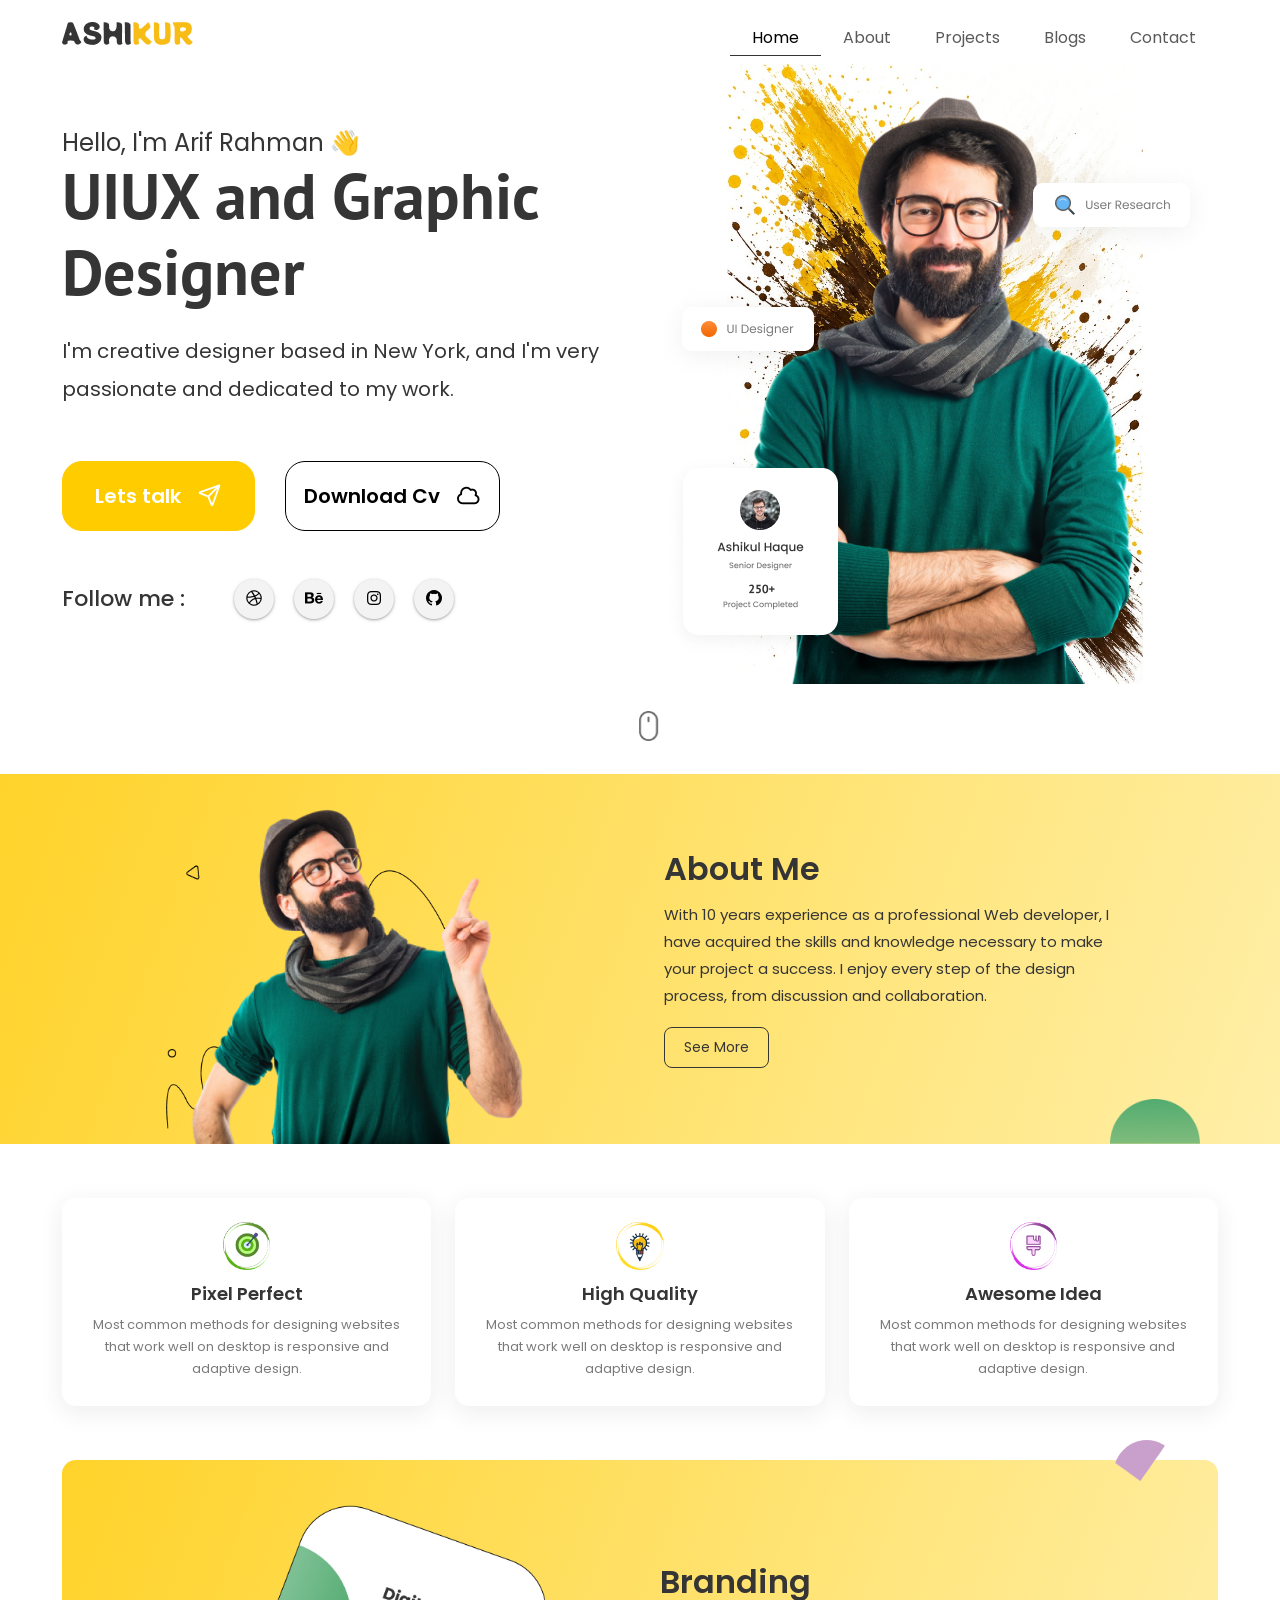
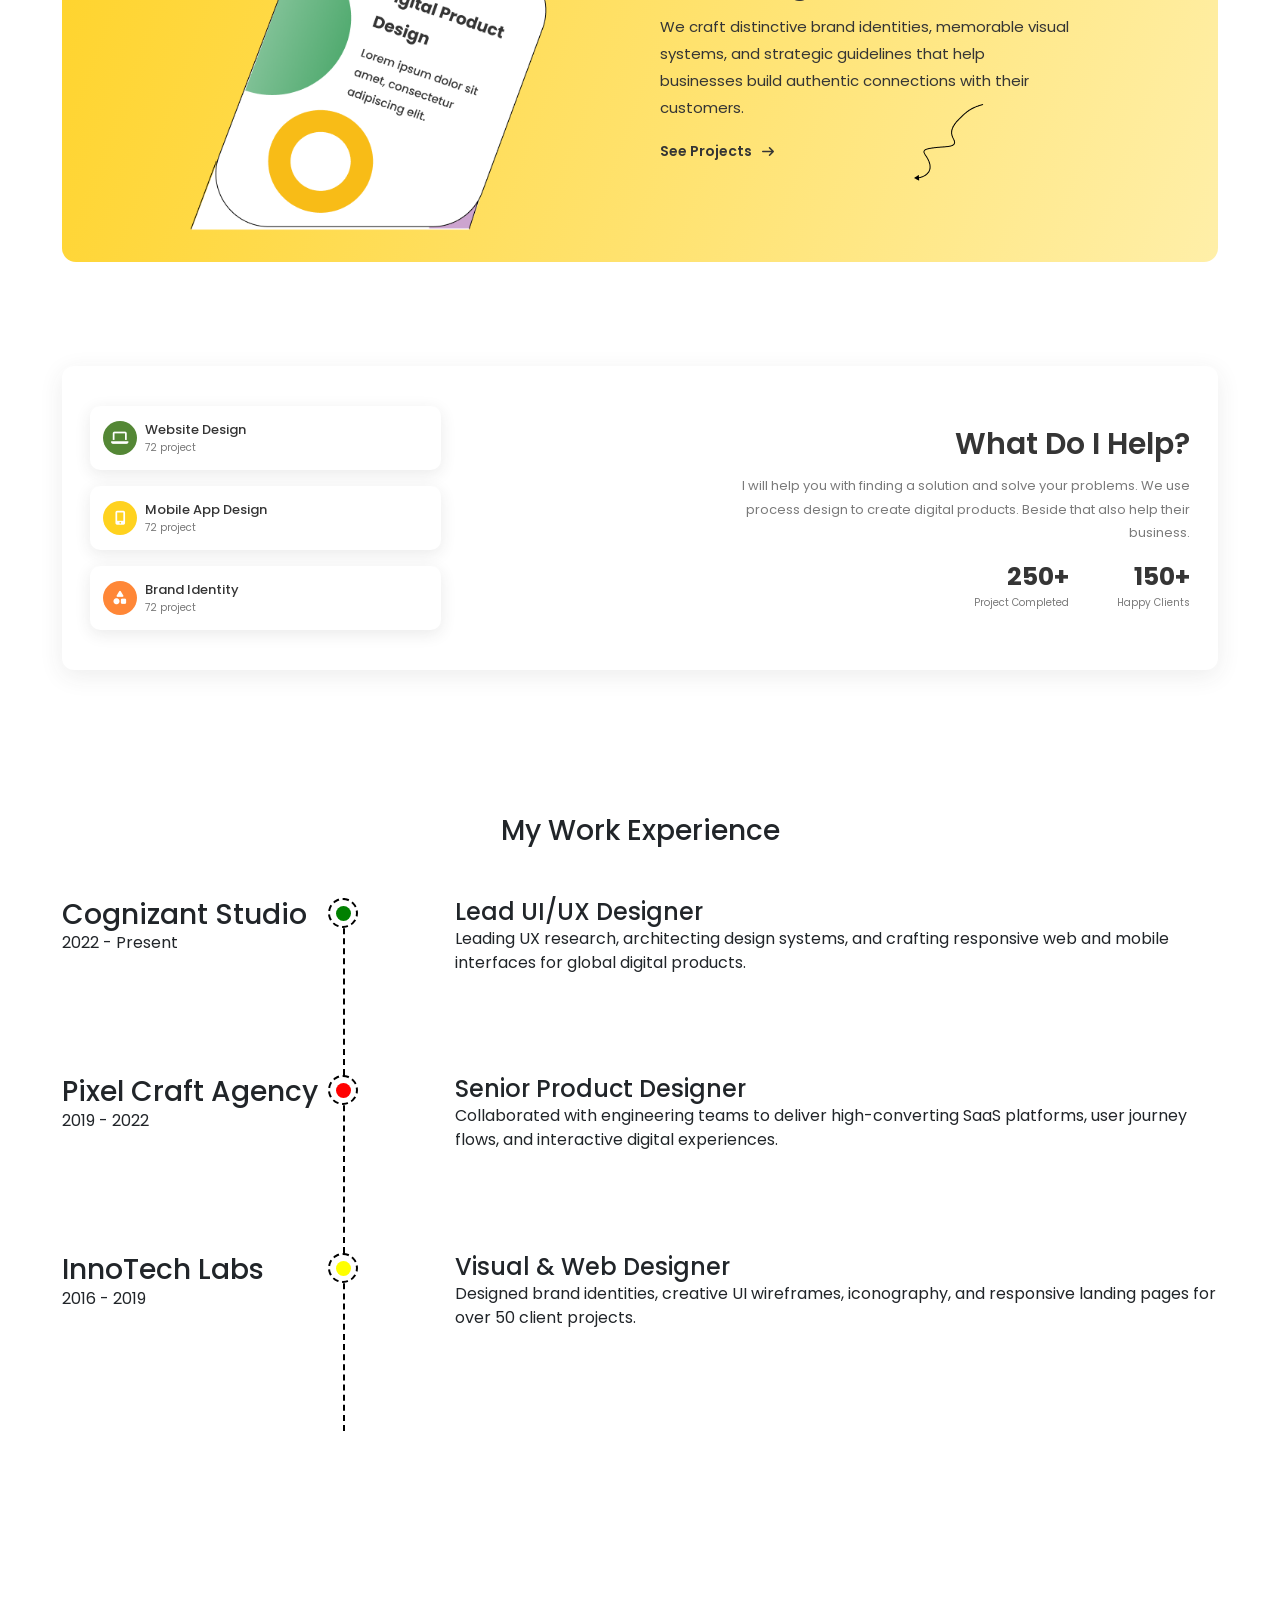
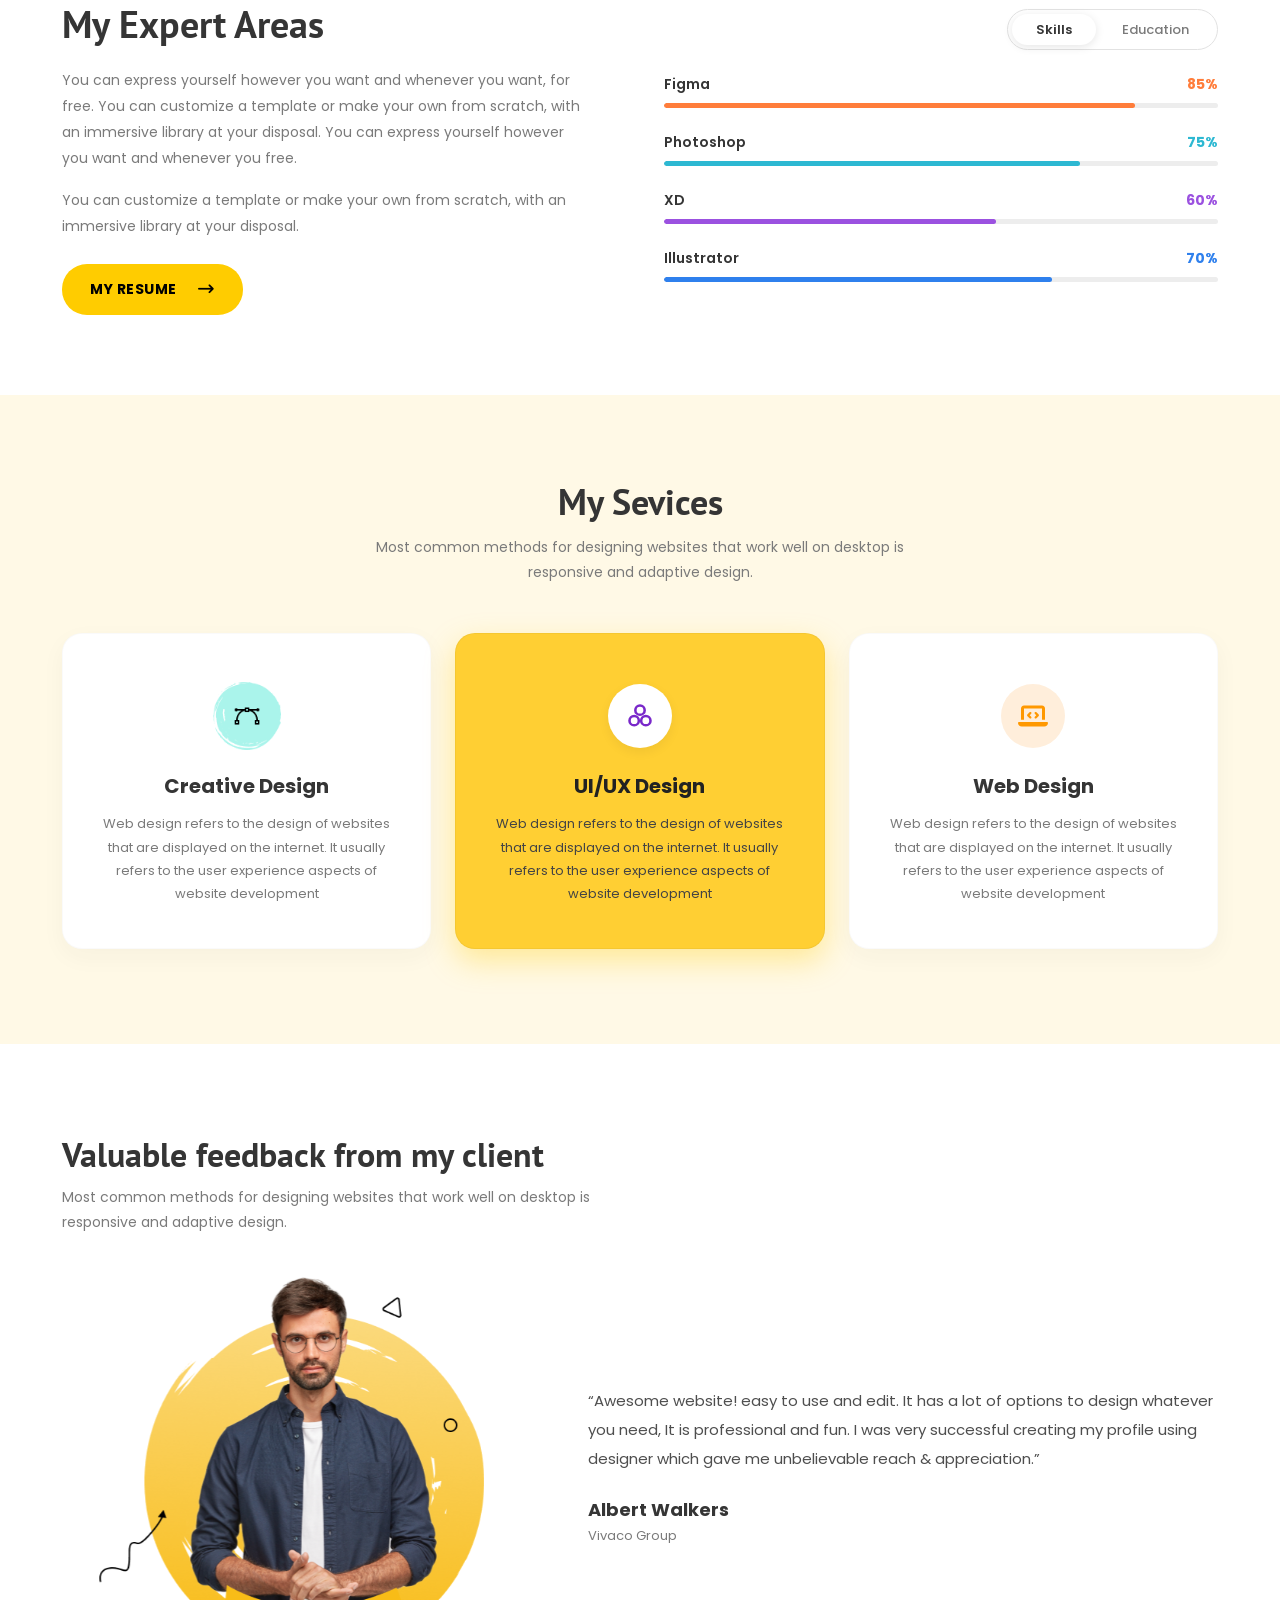
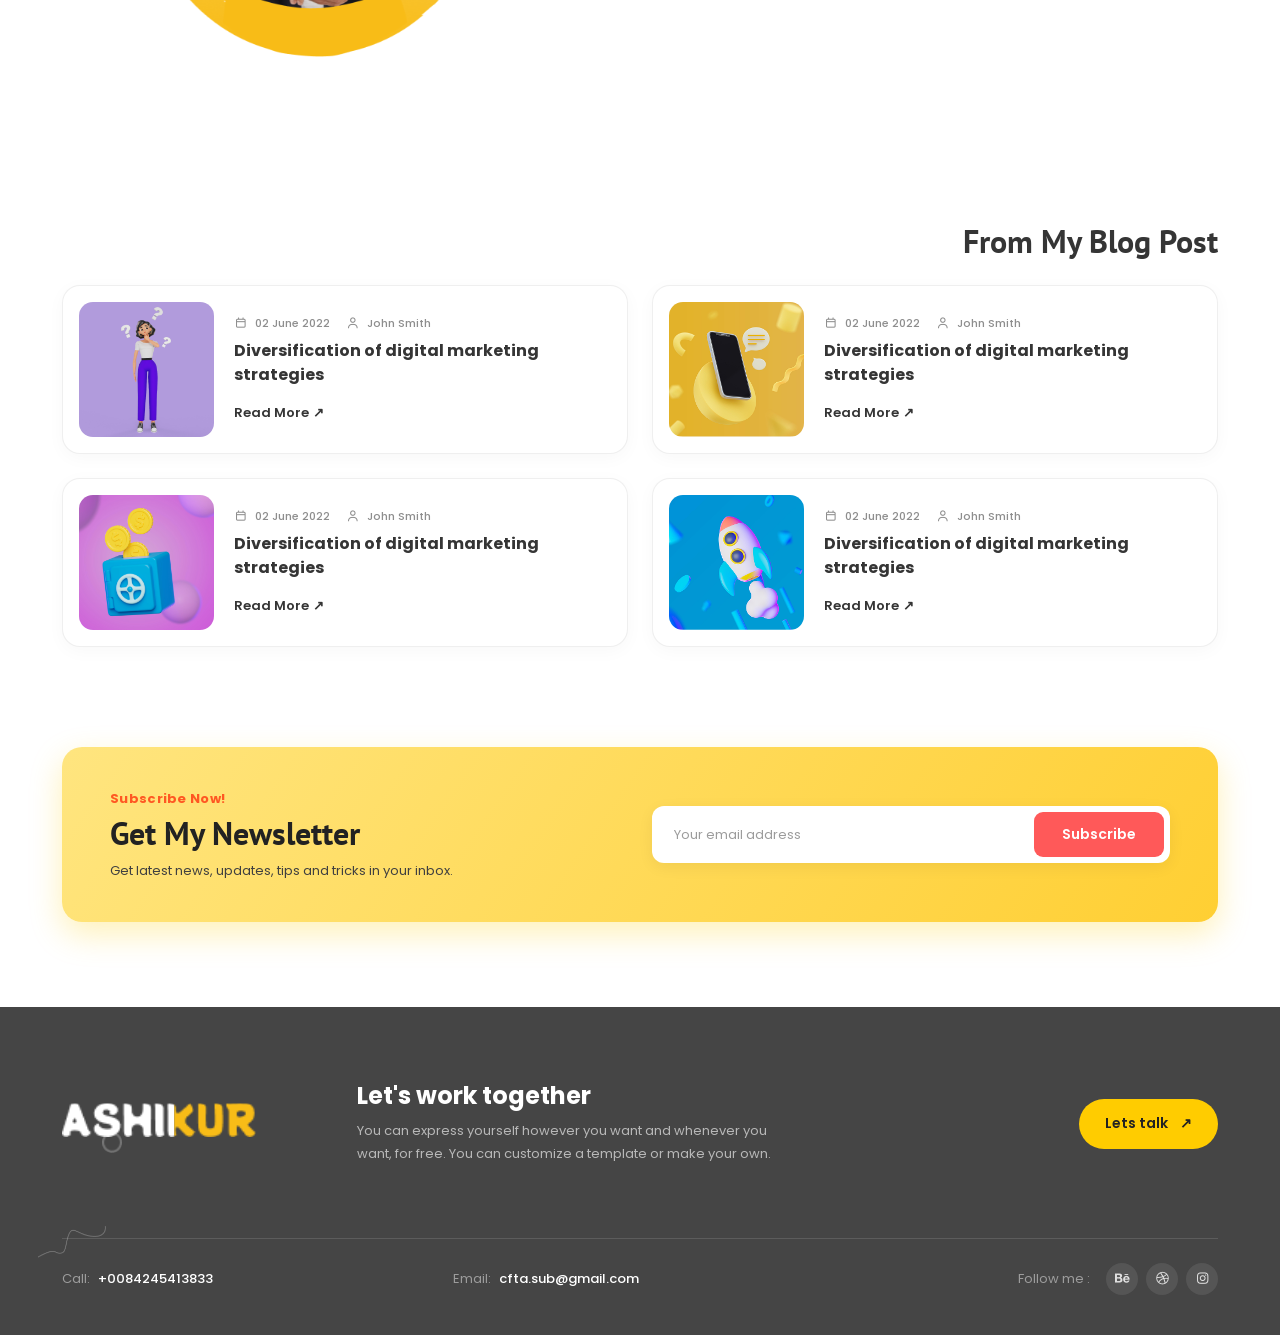
<file: index.html>
<!DOCTYPE html>
<html lang="en">

<head>
    <meta charset="UTF-8">
    <meta name="viewport" content="width=device-width, initial-scale=1.0">
    <link rel="stylesheet" href="./css/all.min.css">
    <link rel="stylesheet" href="./css/bootstrap.css">
    <link rel="stylesheet" href="./css/style.css">
    <title>Ashikur</title>
</head>

<body>
    <!-- header start -->
    <header>
        <nav class="navbar navbar-expand-lg ">
            <div class="container">
                <a class="navbar-brand" href="#"><img src="./images/ASHIKUR.png" alt=""></a>
                <button class="navbar-toggler" type="button" data-bs-toggle="collapse"
                    data-bs-target="#navbar" aria-controls="navbarSupportedContent"
                    aria-expanded="false" aria-label="Toggle navigation">
                   <i class="fa-solid fa-bars"></i>
                </button>

                <div class="collapse navbar-collapse" id="navbar">
                    <ul class="navbar-nav ms-auto mb-2 mb-lg-0">
                        <li class="nav-item">
                            <a class="nav-link active" aria-current="page" href="index.html">Home</a>
                        </li>
                        <li class="nav-item">
                            <a class="nav-link" href="about.html">About</a>
                        </li>
                        <li class="nav-item">
                            <a class="nav-link" href="projects.html">Projects</a>
                        </li>
                        <li class="nav-item">
                            <a class="nav-link" href="blogs.html">Blogs</a>
                        </li>
                        <li class="nav-item">
                            <a class="nav-link" href="contact.html">Contact</a>
                        </li>
                    </ul>
                </div>
                
            </div>
        </nav>
    </header>
    <!-- header ends -->

    <main>
        <!-- hero section -->
         <section id="hero">
            <div class="container">

                <div class="row align-items-center">

                    <div class="bannerCnt col-lg-6 order-2 order-lg-1">
                       <h4>Hello, I'm Arif Rahman 👋</h4>
                       <h1>UIUX and Graphic Designer</h1>
                       <p>I'm creative designer based in New York, and I'm very passionate and dedicated to my work.</p>
                      
                       <div class="ctaButtons">
                           <a href="contact.html" class="primary-btn">Lets talk <i class="fa-regular fa-paper-plane"></i></a>
                           <a href="#" download class="primary-btn ghosted-btn">Download Cv <i class="fa-regular fa-cloud"></i></a>
                       </div>

                       <div class="socialLinks row align-items-center">
                            <h5 class="col">Follow me :</h5>
                            <div class="links col-lg-8">
                                <a href="#"><i class="fa-brands fa-dribbble"></i></a>
                                <a href="#"><i class="fa-brands fa-behance"></i></a>
                                <a href="#"><i class="fa-brands fa-instagram"></i></a>
                                <a href="#"><i class="fa-brands fa-github"></i></a>
                            </div>
                       </div>
                       <div class="mouse"><img src="images/bi_mouse.png" alt=""></div>
                    </div>
                    <div class="bannerImg col-lg-6 order-1 order-lg-2">
                        <div class="hero-visual">
                            <div class="hero-piece hero-person">
                                <img src="./images/bohemian-man-with-his-arms-crossed-removebg 1.png"
                                    alt="Designer wearing a green sweater">
                            </div>
                            <div class="hero-piece hero-ui-card">
                                <img src="./images/Group 192.png" alt="UI Designer">
                            </div>
                            <div class="hero-piece hero-research-card">
                                <img src="./images/Group 193.png" alt="User Research">
                            </div>
                            <div class="hero-piece hero-review-card">
                                <img src="./images/Group 191.png"
                                    alt="Ashikul Haque, senior designer, with 250 projects completed">
                            </div>
                        </div>
                    </div>
                    
                </div>
            </div>
         </section>
        <!-- hero section end -->
         <!-- about section -->
        <section id="about" class="about-section">
            <div class="container">
                <div class="row align-items-center">
                    <div class="about-copy col-lg-6 order-1 order-lg-2">
                        <h2>About Me</h2>
                        <p>
                            With 10 years experience as a professional Web developer, I have acquired the skills
                            and knowledge necessary to make your project a success. I enjoy every step of the
                            design process, from discussion and collaboration.
                        </p>
                        <a href="#features" class="outline-btn">See More</a>
                    </div>
                    <div class="about-image col-lg-6 order-2 order-lg-1">
                        <img src="./images/Group 198.png" alt="Designer sharing an idea">
                    </div>
                </div>
            </div>
            <div class="green-eqc"><img src="./images/Ellipse 55.png" alt=""></div>
        </section>
         <!-- about section end-->
         <!-- features section -->
        <section id="features" class="features-section">
            <div class="container">
                <div class="row g-4">
                    <div class="col-md-4">
                        <article class="feature-card h-100">
                            <img src="./images/Frame.png" alt="" class="feature-icon">
                            <h3>Pixel Perfect</h3>
                            <p>Most common methods for designing websites that work well on desktop is responsive and adaptive design.</p>
                        </article>
                    </div>
                    <div class="col-md-4">
                        <article class="feature-card h-100">
                            <img src="./images/Group 214.png" alt="" class="feature-icon">
                            <h3>High Quality</h3>
                            <p>Most common methods for designing websites that work well on desktop is responsive and adaptive design.</p>
                        </article>
                    </div>
                    <div class="col-md-4">
                        <article class="feature-card h-100">
                            <img src="./images/Frame (1).png" alt="" class="feature-icon">
                            <h3>Awesome Idea</h3>
                            <p>Most common methods for designing websites that work well on desktop is responsive and adaptive design.</p>
                        </article>
                    </div>
                </div>
            </div>
        </section>
         <!-- features section ends-->
          <!-- branding section -->
        <section id="branding" class="branding-section">
            <div class="container">
                <div class="branding-panel">
                    <img class="branding-decoration" src="./images/Ellipse 56.png" alt="">
                    <div class="row align-items-center">
                        <div class="branding-copy col-md-6 order-2">
                            <h2>Branding</h2>
                            <p>
                                We craft distinctive brand identities, memorable visual systems, and strategic guidelines that help businesses build authentic connections with their customers.
                            </p>
                            <a href="#my-services" class="text-link">See Projects <i class="fa-solid fa-arrow-right"></i></a>
                            <div class="line"><img src="./images/line_shape.png" alt=""></div>
                        </div>
                        <div class="branding-art col-md-6 order-1">
                            <img src="./images/Group 206.png" alt="Digital product design concept card">
                        </div>
                    </div>
                </div>
            </div>
        </section>
        <!-- branding section ends-->
        <!-- services section -->
        <section id="services" class="help-section">
            <div class="container">
                <div class="help-panel">
                    <div class="row align-items-center g-4">
                        <div class="service-list order-2 order-md-1 col-12 col-md-4 d-grid gap-3"
                            aria-label="Services offered">
                            <article class="service-card d-flex align-items-center gap-2">
                                <span class="service-icon service-icon-design d-flex align-items-center justify-content-center"
                                    aria-hidden="true">
                                    <i class="fa-solid fa-laptop"></i>
                                </span>
                                <div>
                                    <h3>Website Design</h3>
                                    <p>72 project</p>
                                </div>
                            </article>
                            <article class="service-card d-flex align-items-center gap-2">
                                <span class="service-icon service-icon-app d-flex align-items-center justify-content-center"
                                    aria-hidden="true">
                                    <i class="fa-solid fa-mobile-screen-button"></i>
                                </span>
                                <div>
                                    <h3>Mobile App Design</h3>
                                    <p>72 project</p>
                                </div>
                            </article>
                            <article class="service-card d-flex align-items-center gap-2">
                                <span class="service-icon service-icon-brand d-flex align-items-center justify-content-center"
                                    aria-hidden="true">
                                    <i class="fa-solid fa-shapes"></i>
                                </span>
                                <div>
                                    <h3>Brand Identity</h3>
                                    <p>72 project</p>
                                </div>
                            </article>
                        </div>
                        <div class="help-copy order-1 order-md-2 col-12 col-md-8 text-start text-md-end">
                            <h2>What Do I Help?</h2>
                            <p>
                                I will help you with finding a solution and solve your
                                problems. We use process design to create digital
                                products. Beside that also help their business.
                            </p>
                            <div class="help-stats d-flex justify-content-start justify-content-md-end gap-4 gap-md-5">
                                <div class="d-grid">
                                    <strong>250+</strong>
                                    <span>Project Completed</span>
                                </div>
                                <div class="d-grid">
                                    <strong>150+</strong>
                                    <span>Happy Clients</span>
                                </div>
                            </div>
                        </div>
                    </div>
                </div>
            </div>
        </section>
        <!-- services section ends -->

        <!-- exp section -->
        <section id="exp">
            <div class="container">
                <h3 class="text-center me">My Work Experience</h3>

                <div class="timeline green">
                    <div class="row justify-content-between">
                        <div class="time col-lg-3">
                            <h3>Cognizant Studio</h3>
                            <p>2022 - Present</p>
                        </div>
                        <div class="work col-lg-8">
                            <h4>Lead UI/UX Designer</h4>
                            <p>Leading UX research, architecting design systems, and crafting responsive web and mobile interfaces for global digital products.</p>
                        </div>
                    </div>
                </div>
                <div class="timeline red">
                    <div class="row justify-content-between">
                        <div class="time col-lg-3">
                            <h3>Pixel Craft Agency</h3>
                            <p>2019 - 2022</p>
                        </div>
                        <div class="work col-lg-8">
                            <h4>Senior Product Designer</h4>
                            <p>Collaborated with engineering teams to deliver high-converting SaaS platforms, user journey flows, and interactive digital experiences.</p>
                        </div>
                    </div>
                </div>
                <div class="timeline yellow">
                    <div class="row justify-content-between">
                        <div class="time col-lg-3">
                            <h3>InnoTech Labs</h3>
                            <p>2016 - 2019</p>
                        </div>
                        <div class="work col-lg-8">
                            <h4>Visual & Web Designer</h4>
                            <p>Designed brand identities, creative UI wireframes, iconography, and responsive landing pages for over 50 client projects.</p>
                        </div>
                    </div>
                </div>
                
            </div>
        </section>
        <!-- exp section end -->

        <!-- expert areas section -->
        <section id="expert-areas" class="expert-section">
            <div class="container">
                <div class="row align-items-center g-5">
                    <div class="col-lg-6">
                        <div class="expert-content">
                            <h2 class="expert-title">My Expert Areas</h2>
                            <p class="expert-desc">You can express yourself however you want and whenever you want, for free. You can customize a template or make your own from scratch, with an immersive library at your disposal. You can express yourself however you want and whenever you free.</p>
                            <p class="expert-desc mt-3">You can customize a template or make your own from scratch, with an immersive library at your disposal.</p>
                            <a href="#" class="primary-btn expert-btn mt-4">MY RESUME <i class="fa-solid fa-arrow-right-long"></i></a>
                        </div>
                    </div>
                    <div class="col-lg-6">
                        <div class="expert-skills-wrap">
                            <div class="expert-tabs d-flex justify-content-lg-end justify-content-start mb-4">
                                <ul class="nav nav-pills" id="expertTab" role="tablist">
                                    <li class="nav-item" role="presentation">
                                        <button class="nav-link active" id="skills-tab" data-bs-toggle="pill" data-bs-target="#skills-pane" type="button" role="tab" aria-controls="skills-pane" aria-selected="true">Skills</button>
                                    </li>
                                    <li class="nav-item" role="presentation">
                                        <button class="nav-link" id="edu-tab" data-bs-toggle="pill" data-bs-target="#edu-pane" type="button" role="tab" aria-controls="edu-pane" aria-selected="false">Education</button>
                                    </li>
                                </ul>
                            </div>
                            <div class="tab-content" id="expertTabContent">
                                <div class="tab-pane fade show active" id="skills-pane" role="tabpanel" aria-labelledby="skills-tab" tabindex="0">
                                    <div class="skill-item mb-4">
                                        <div class="d-flex justify-content-between align-items-center mb-2">
                                            <span class="skill-name">Figma</span>
                                            <span class="skill-percent figma-color">85%</span>
                                        </div>
                                        <div class="progress skill-progress-track">
                                            <div class="progress-bar figma-bar" role="progressbar" style="width: 85%;" aria-valuenow="85" aria-valuemin="0" aria-valuemax="100"></div>
                                        </div>
                                    </div>
                                    <div class="skill-item mb-4">
                                        <div class="d-flex justify-content-between align-items-center mb-2">
                                            <span class="skill-name">Photoshop</span>
                                            <span class="skill-percent ps-color">75%</span>
                                        </div>
                                        <div class="progress skill-progress-track">
                                            <div class="progress-bar ps-bar" role="progressbar" style="width: 75%;" aria-valuenow="75" aria-valuemin="0" aria-valuemax="100"></div>
                                        </div>
                                    </div>
                                    <div class="skill-item mb-4">
                                        <div class="d-flex justify-content-between align-items-center mb-2">
                                            <span class="skill-name">XD</span>
                                            <span class="skill-percent xd-color">60%</span>
                                        </div>
                                        <div class="progress skill-progress-track">
                                            <div class="progress-bar xd-bar" role="progressbar" style="width: 60%;" aria-valuenow="60" aria-valuemin="0" aria-valuemax="100"></div>
                                        </div>
                                    </div>
                                    <div class="skill-item">
                                        <div class="d-flex justify-content-between align-items-center mb-2">
                                            <span class="skill-name">Illustrator</span>
                                            <span class="skill-percent ai-color">70%</span>
                                        </div>
                                        <div class="progress skill-progress-track">
                                            <div class="progress-bar ai-bar" role="progressbar" style="width: 70%;" aria-valuenow="70" aria-valuemin="0" aria-valuemax="100"></div>
                                        </div>
                                    </div>
                                </div>
                                <div class="tab-pane fade" id="edu-pane" role="tabpanel" aria-labelledby="edu-tab" tabindex="0">
                                    <div class="edu-card">
                                        <div class="d-flex justify-content-between align-items-center mb-1">
                                            <h5 class="edu-title">Master of Visual & UI/UX Design</h5>
                                            <span class="edu-year">2020 - 2023</span>
                                        </div>
                                        <p class="edu-school">New York Arts Academy</p>
                                    </div>
                                    <div class="edu-card">
                                        <div class="d-flex justify-content-between align-items-center mb-1">
                                            <h5 class="edu-title">Bachelor of Science in Web Engineering</h5>
                                            <span class="edu-year">2016 - 2020</span>
                                        </div>
                                        <p class="edu-school">Creative Institute of Technology</p>
                                    </div>
                                    <div class="edu-card">
                                        <div class="d-flex justify-content-between align-items-center mb-1">
                                            <h5 class="edu-title">Diploma in Graphic Design</h5>
                                            <span class="edu-year">2014 - 2016</span>
                                        </div>
                                        <p class="edu-school">School of Modern Arts</p>
                                    </div>
                                </div>
                            </div>
                        </div>
                    </div>
                </div>
            </div>
        </section>
        <!-- expert areas section end -->

        <!-- my services section -->
        <section id="my-services" class="my-services-section">
            <div class="container">
                <div class="services-header text-center mb-5">
                    <h2 class="section-title">My Sevices</h2>
                    <p class="section-subtitle mx-auto">Most common methods for designing websites that work well on desktop is responsive and adaptive design.</p>
                </div>
                <div class="row g-4 justify-content-center">
                    <div class="col-lg-4 col-md-6">
                        <div class="service-card-box h-100">
                            <div class="service-card-icon-wrap mb-4">
                                <img src="./images/Group 199.png" alt="Creative Design" class="service-card-icon-img">
                            </div>
                            <h3 class="service-box-title">Creative Design</h3>
                            <p class="service-box-text">Web design refers to the design of websites that are displayed on the internet. It usually refers to the user experience aspects of website development</p>
                        </div>
                    </div>
                    <div class="col-lg-4 col-md-6">
                        <div class="service-card-box service-card-featured h-100">
                            <div class="service-card-icon-wrap mb-4">
                                <div class="service-icon-uiux">
                                    <svg width="28" height="28" viewBox="0 0 24 24" fill="none" stroke="#7928ca" stroke-width="2.2" stroke-linecap="round" stroke-linejoin="round">
                                        <circle cx="12" cy="7" r="4"></circle>
                                        <circle cx="7" cy="16" r="4"></circle>
                                        <circle cx="17" cy="16" r="4"></circle>
                                    </svg>
                                </div>
                            </div>
                            <h3 class="service-box-title">UI/UX Design</h3>
                            <p class="service-box-text">Web design refers to the design of websites that are displayed on the internet. It usually refers to the user experience aspects of website development</p>
                        </div>
                    </div>
                    <div class="col-lg-4 col-md-6">
                        <div class="service-card-box h-100">
                            <div class="service-card-icon-wrap mb-4">
                                <div class="service-icon-web">
                                    <i class="fa-solid fa-laptop-code"></i>
                                </div>
                            </div>
                            <h3 class="service-box-title">Web Design</h3>
                            <p class="service-box-text">Web design refers to the design of websites that are displayed on the internet. It usually refers to the user experience aspects of website development</p>
                        </div>
                    </div>
                </div>
            </div>
        </section>
        <!-- my services section end -->

        <!-- valuable feedback section -->
        <section id="feedback" class="feedback-section">
            <div class="container">
                <div class="feedback-heading mb-4">
                    <h2 class="section-title">Valuable feedback from my client</h2>
                    <p class="section-subtitle">Most common methods for designing websites that work well on desktop is responsive and adaptive design.</p>
                </div>
                <div class="row align-items-center g-5 pt-3">
                    <div class="col-lg-5 col-md-6 text-center">
                        <div class="feedback-image-wrap">
                            <img src="./images/Group 203.png" alt="Albert Walkers" class="img-fluid feedback-photo">
                        </div>
                    </div>
                    <div class="col-lg-7 col-md-6">
                        <div class="feedback-quote-content ps-lg-4">
                            <p class="feedback-quote">“Awesome website! easy to use and edit. It has a lot of options to design whatever you need, It is professional and fun. I was very successful creating my profile using designer which gave me unbelievable reach & appreciation.”</p>
                            <h4 class="feedback-author">Albert Walkers</h4>
                            <span class="feedback-role">Vivaco Group</span>
                        </div>
                    </div>
                </div>
            </div>
        </section>
        <!-- valuable feedback section end -->

        <!-- blog section -->
        <section id="blog" class="blog-section">
            <div class="container">
                <div class="d-flex justify-content-end mb-4">
                    <h2 class="blog-heading-title">From My Blog Post</h2>
                </div>
                <div class="row g-4">
                    <div class="col-lg-6 col-12">
                        <article class="blog-post-card h-100">
                            <div class="blog-post-thumb">
                                <img src="./images/7358641 1.png" alt="Diversification of digital marketing strategies">
                            </div>
                            <div class="blog-post-body">
                                <div class="blog-post-meta d-flex align-items-center gap-3 mb-2">
                                    <span><i class="fa-regular fa-calendar me-1"></i> 02 June 2022</span>
                                    <span><i class="fa-regular fa-user me-1"></i> John Smith</span>
                                </div>
                                <h3 class="blog-post-title">Diversification of digital marketing strategies</h3>
                                <a href="#" class="blog-post-link">Read More <span class="ms-1">&nearr;</span></a>
                            </div>
                        </article>
                    </div>
                    <div class="col-lg-6 col-12">
                        <article class="blog-post-card h-100">
                            <div class="blog-post-thumb">
                                <img src="./images/Group 196.png" alt="Diversification of digital marketing strategies">
                            </div>
                            <div class="blog-post-body">
                                <div class="blog-post-meta d-flex align-items-center gap-3 mb-2">
                                    <span><i class="fa-regular fa-calendar me-1"></i> 02 June 2022</span>
                                    <span><i class="fa-regular fa-user me-1"></i> John Smith</span>
                                </div>
                                <h3 class="blog-post-title">Diversification of digital marketing strategies</h3>
                                <a href="#" class="blog-post-link">Read More <span class="ms-1">&nearr;</span></a>
                            </div>
                        </article>
                    </div>
                    <div class="col-lg-6 col-12">
                        <article class="blog-post-card h-100">
                            <div class="blog-post-thumb">
                                <img src="./images/Group 195.png" alt="Diversification of digital marketing strategies">
                            </div>
                            <div class="blog-post-body">
                                <div class="blog-post-meta d-flex align-items-center gap-3 mb-2">
                                    <span><i class="fa-regular fa-calendar me-1"></i> 02 June 2022</span>
                                    <span><i class="fa-regular fa-user me-1"></i> John Smith</span>
                                </div>
                                <h3 class="blog-post-title">Diversification of digital marketing strategies</h3>
                                <a href="#" class="blog-post-link">Read More <span class="ms-1">&nearr;</span></a>
                            </div>
                        </article>
                    </div>
                    <div class="col-lg-6 col-12">
                        <article class="blog-post-card h-100">
                            <div class="blog-post-thumb">
                                <img src="./images/Group 197.png" alt="Diversification of digital marketing strategies">
                            </div>
                            <div class="blog-post-body">
                                <div class="blog-post-meta d-flex align-items-center gap-3 mb-2">
                                    <span><i class="fa-regular fa-calendar me-1"></i> 02 June 2022</span>
                                    <span><i class="fa-regular fa-user me-1"></i> John Smith</span>
                                </div>
                                <h3 class="blog-post-title">Diversification of digital marketing strategies</h3>
                                <a href="#" class="blog-post-link">Read More <span class="ms-1">&nearr;</span></a>
                            </div>
                        </article>
                    </div>
                </div>
            </div>
        </section>
        <!-- blog section end -->

        <!-- newsletter section -->
        <section id="newsletter" class="newsletter-section">
            <div class="container">
                <div class="newsletter-card">
                    <div class="row align-items-center g-4">
                        <div class="col-lg-6">
                            <span class="newsletter-badge">Subscribe Now!</span>
                            <h2 class="newsletter-heading">Get My Newsletter</h2>
                            <p class="newsletter-sub">Get latest news, updates, tips and tricks in your inbox.</p>
                        </div>
                        <div class="col-lg-6">
                            <form class="newsletter-form-wrapper d-flex" onsubmit="event.preventDefault();">
                                <input type="email" class="form-control newsletter-input" placeholder="Your email address" required>
                                <button type="submit" class="btn newsletter-btn">Subscribe</button>
                            </form>
                        </div>
                    </div>
                </div>
            </div>
        </section>
        <!-- newsletter section end -->
    </main>

    <!-- footer start -->
    <footer id="contact" class="site-footer">
        <!-- decorative doodles -->
        <img src="./images/Ellipse 36.png" alt="" class="footer-doodle doodle-circle">
        <img src="./images/Vector 5.png" alt="" class="footer-doodle doodle-wave">
        <img src="./images/Polygon 2.png" alt="" class="footer-doodle doodle-triangle">

        <div class="container position-relative">
            <div class="footer-top row align-items-center justify-content-between pb-5 mb-4">
                <div class="col-lg-3 col-md-4 mb-4 mb-md-0">
                    <a href="#" class="footer-brand">
                        <div class="footer-logo-wrapper">
                            <img src="./images/ASHIKUR.png" alt="Ashikur" class="footer-logo footer-logo-white">
                            <img src="./images/ASHIKUR.png" alt="Ashikur" class="footer-logo footer-logo-color">
                        </div>
                    </a>
                </div>
                <div class="col-lg-6 col-md-5 mb-4 mb-md-0">
                    <h3 class="footer-cta-title">Let's work together</h3>
                    <p class="footer-cta-text">You can express yourself however you want and whenever you want, for free. You can customize a template or make your own.</p>
                </div>
                <div class="col-lg-3 col-md-3 text-md-end">
                    <a href="contact.html" class="primary-btn footer-talk-btn">Lets talk <span class="ms-1">&nearr;</span></a>
                </div>
            </div>

            <div class="footer-divider mb-4"></div>

            <div class="footer-bottom row align-items-center justify-content-between g-3">
                <div class="col-md-4 col-sm-6">
                    <div class="footer-info-item d-flex align-items-center gap-2">
                        <span class="info-label">Call:</span>
                        <a href="tel:+0084245413833" class="info-val">+0084245413833</a>
                    </div>
                </div>
                <div class="col-md-4 col-sm-6">
                    <div class="footer-info-item d-flex align-items-center gap-2">
                        <span class="info-label">Email:</span>
                        <a href="mailto:cfta.sub@gmail.com" class="info-val">cfta.sub@gmail.com</a>
                    </div>
                </div>
                <div class="col-md-4 col-12 text-md-end">
                    <div class="footer-socials d-inline-flex align-items-center gap-2">
                        <span class="info-label me-2">Follow me :</span>
                        <a href="#" class="footer-social-icon" aria-label="Behance"><i class="fa-brands fa-behance"></i></a>
                        <a href="#" class="footer-social-icon" aria-label="Dribbble"><i class="fa-brands fa-dribbble"></i></a>
                        <a href="#" class="footer-social-icon" aria-label="Instagram"><i class="fa-brands fa-instagram"></i></a>
                    </div>
                </div>
            </div>
        </div>
    </footer>
    <!-- footer end -->

    <script src="./js/bootstrap.bundle.js"></script>
</body>

</html>
</file>
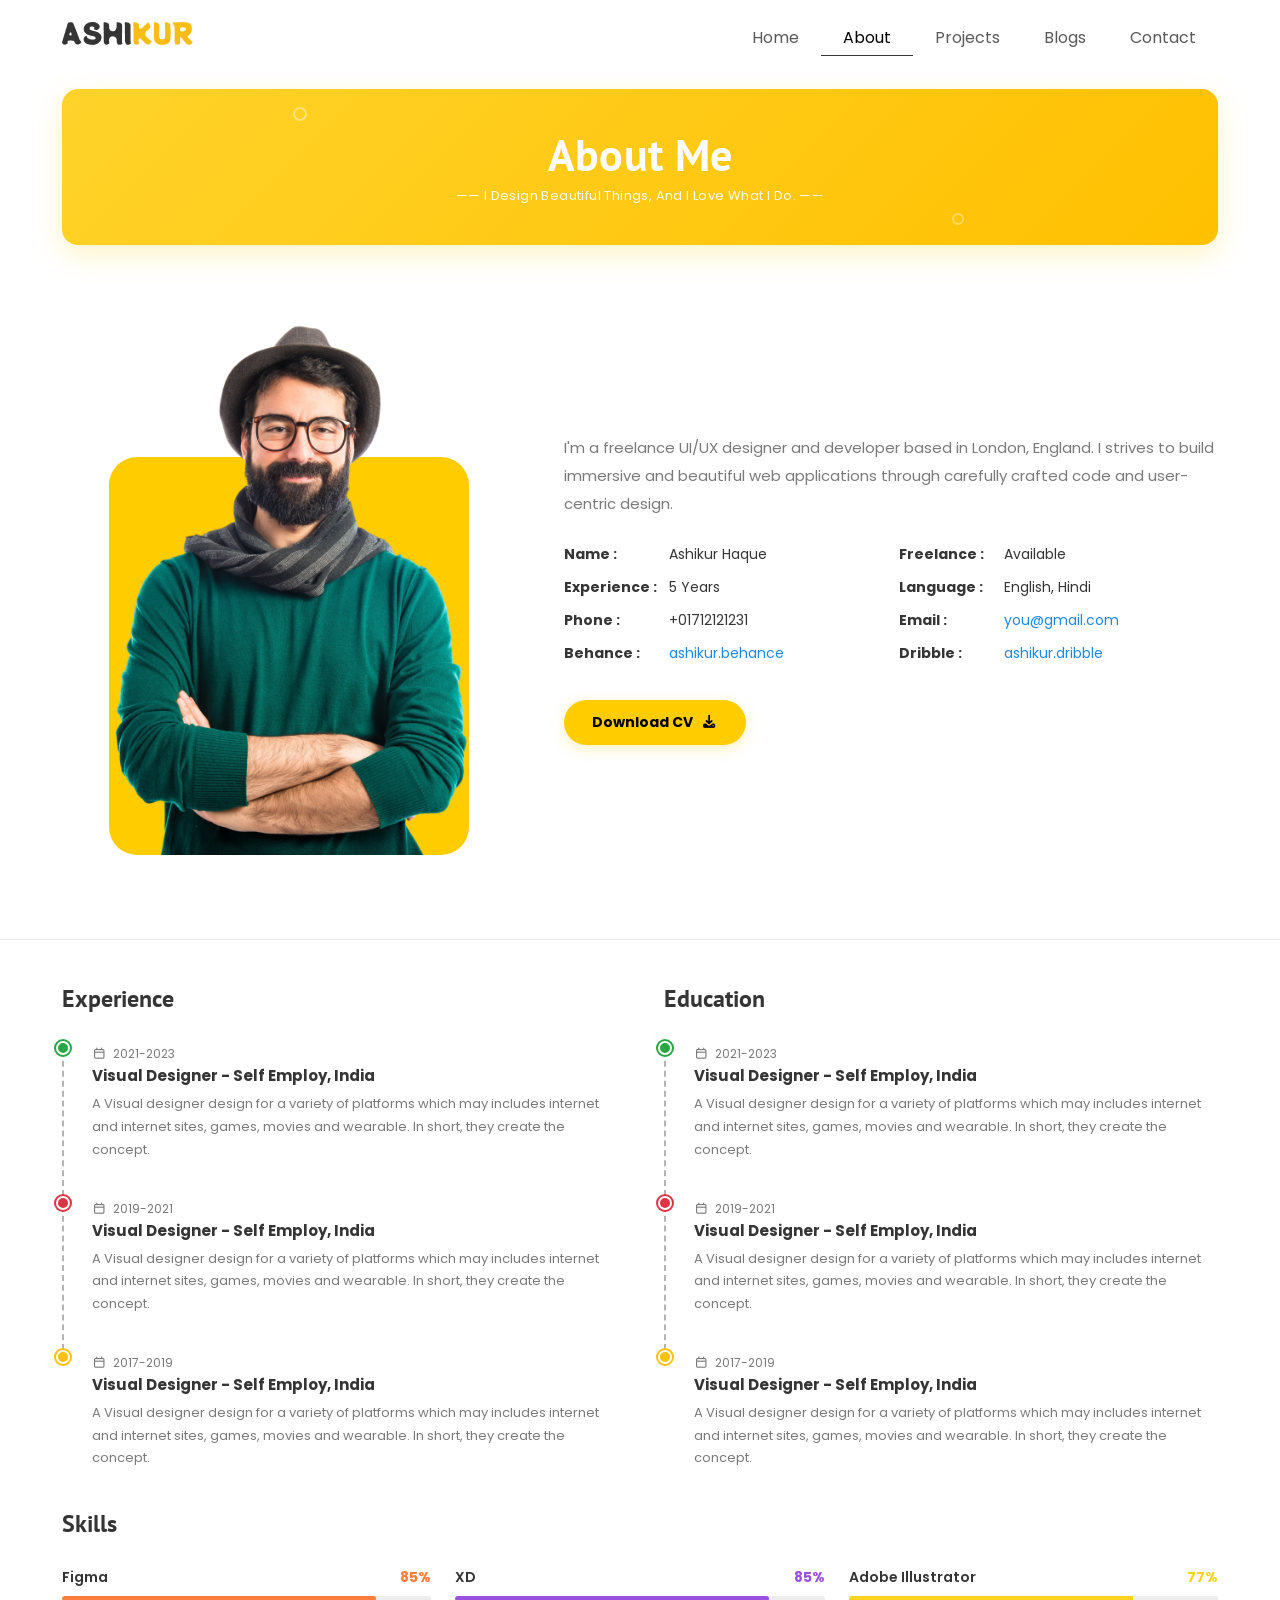
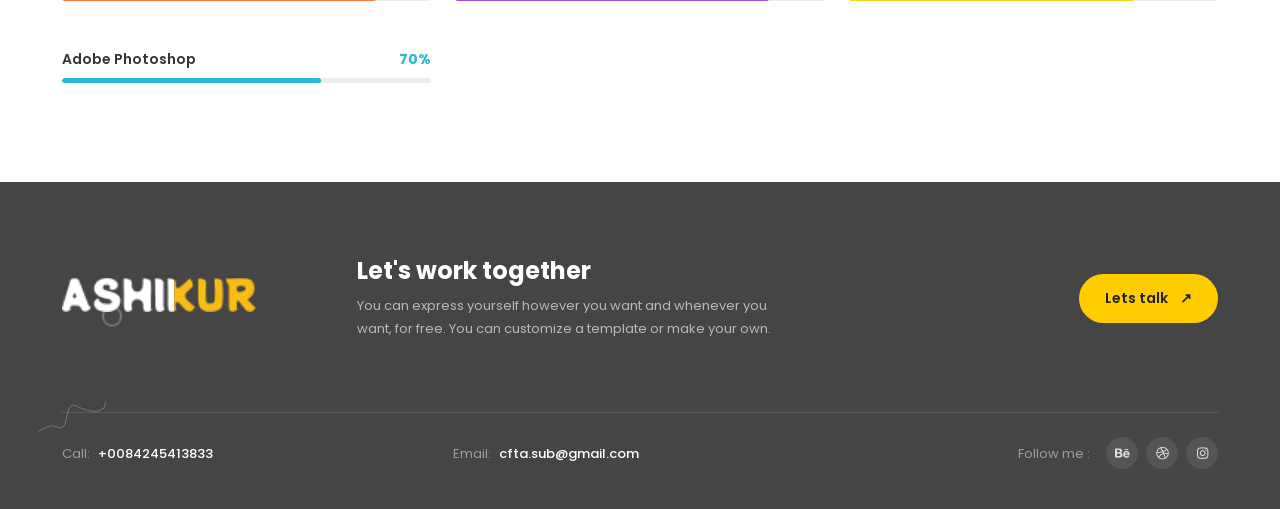
<file: about.html>
<!DOCTYPE html>
<html lang="en">

<head>
    <meta charset="UTF-8">
    <meta name="viewport" content="width=device-width, initial-scale=1.0">
    <link rel="stylesheet" href="./css/all.min.css">
    <link rel="stylesheet" href="./css/bootstrap.css">
    <link rel="stylesheet" href="./css/style.css">
    <title>About Me - Ashikur</title>
</head>

<body>
    <!-- header start -->
    <header>
        <nav class="navbar navbar-expand-lg">
            <div class="container">
                <a class="navbar-brand" href="index.html"><img src="./images/ASHIKUR.png" alt="Ashikur"></a>
                <button class="navbar-toggler" type="button" data-bs-toggle="collapse"
                    data-bs-target="#navbar" aria-controls="navbarSupportedContent"
                    aria-expanded="false" aria-label="Toggle navigation">
                    <i class="fa-solid fa-bars"></i>
                </button>

                <div class="collapse navbar-collapse" id="navbar">
                    <ul class="navbar-nav ms-auto mb-2 mb-lg-0">
                        <li class="nav-item">
                            <a class="nav-link" href="index.html">Home</a>
                        </li>
                        <li class="nav-item">
                            <a class="nav-link active" aria-current="page" href="about.html">About</a>
                        </li>
                        <li class="nav-item">
                            <a class="nav-link" href="projects.html">Projects</a>
                        </li>
                        <li class="nav-item">
                            <a class="nav-link" href="blogs.html">Blogs</a>
                        </li>
                        <li class="nav-item">
                            <a class="nav-link" href="contact.html">Contact</a>
                        </li>
                    </ul>
                </div>
            </div>
        </nav>
    </header>
    <!-- header end -->

    <main>
        <!-- page hero banner -->
        <div class="container">
            <div class="page-hero-banner">
                <h1 class="page-banner-title">About Me</h1>
                <p class="page-banner-sub">—— I Design Beautiful Things, And I Love What I Do. ——</p>
            </div>
        </div>

        <!-- about profile section -->
        <section class="about-profile-section py-4">
            <div class="container">
                <div class="row align-items-center g-5">
                    <div class="col-lg-5 col-md-6">
                        <div class="about-page-photo-wrap">
                            <div class="about-photo-card-bg"></div>
                            <img src="./images/bohemian-man-with-his-arms-crossed-removebg 1.png" alt="Ashikur Haque" class="about-photo-img">
                        </div>
                    </div>
                    <div class="col-lg-7 col-md-6">
                        <p class="about-bio-text">
                            I'm a freelance UI/UX designer and developer based in London, England. I strives to build immersive and beautiful web applications through carefully crafted code and user-centric design.
                        </p>
                        
                        <div class="row g-3">
                            <div class="col-sm-6">
                                <div class="about-meta-row">
                                    <span class="about-meta-label">Name :</span>
                                    <span class="about-meta-val">Ashikur Haque</span>
                                </div>
                                <div class="about-meta-row">
                                    <span class="about-meta-label">Experience :</span>
                                    <span class="about-meta-val">5 Years</span>
                                </div>
                                <div class="about-meta-row">
                                    <span class="about-meta-label">Phone :</span>
                                    <a href="tel:+01712121231" class="about-meta-val text-decoration-none">+01712121231</a>
                                </div>
                                <div class="about-meta-row">
                                    <span class="about-meta-label">Behance :</span>
                                    <a href="#" class="about-meta-val link-blue">ashikur.behance</a>
                                </div>
                            </div>
                            <div class="col-sm-6">
                                <div class="about-meta-row">
                                    <span class="about-meta-label">Freelance :</span>
                                    <span class="about-meta-val">Available</span>
                                </div>
                                <div class="about-meta-row">
                                    <span class="about-meta-label">Language :</span>
                                    <span class="about-meta-val">English, Hindi</span>
                                </div>
                                <div class="about-meta-row">
                                    <span class="about-meta-label">Email :</span>
                                    <a href="mailto:you@gmail.com" class="about-meta-val link-blue">you@gmail.com</a>
                                </div>
                                <div class="about-meta-row">
                                    <span class="about-meta-label">Dribble :</span>
                                    <a href="#" class="about-meta-val link-blue">ashikur.dribble</a>
                                </div>
                            </div>
                        </div>

                        <a href="#" download class="download-cv-btn">Download CV <i class="fa-solid fa-download"></i></a>
                    </div>
                </div>
            </div>
        </section>

        <!-- experience & education section -->
        <section class="about-exp-edu-section">
            <div class="container">
                <div class="row g-5">
                    <!-- experience column -->
                    <div class="col-lg-6">
                        <h3 class="section-col-title">Experience</h3>
                        <div class="about-timeline-list">
                            <div class="about-timeline-entry">
                                <span class="about-timeline-dot green"></span>
                                <div class="about-timeline-date"><i class="fa-regular fa-calendar"></i> 2021-2023</div>
                                <h4 class="about-timeline-heading">Visual Designer - Self Employ, India</h4>
                                <p class="about-timeline-desc">A Visual designer design for a variety of platforms which may includes internet and internet sites, games, movies and wearable. In short, they create the concept.</p>
                            </div>
                            <div class="about-timeline-entry">
                                <span class="about-timeline-dot red"></span>
                                <div class="about-timeline-date"><i class="fa-regular fa-calendar"></i> 2019-2021</div>
                                <h4 class="about-timeline-heading">Visual Designer - Self Employ, India</h4>
                                <p class="about-timeline-desc">A Visual designer design for a variety of platforms which may includes internet and internet sites, games, movies and wearable. In short, they create the concept.</p>
                            </div>
                            <div class="about-timeline-entry">
                                <span class="about-timeline-dot yellow"></span>
                                <div class="about-timeline-date"><i class="fa-regular fa-calendar"></i> 2017-2019</div>
                                <h4 class="about-timeline-heading">Visual Designer - Self Employ, India</h4>
                                <p class="about-timeline-desc">A Visual designer design for a variety of platforms which may includes internet and internet sites, games, movies and wearable. In short, they create the concept.</p>
                            </div>
                        </div>
                    </div>

                    <!-- education column -->
                    <div class="col-lg-6">
                        <h3 class="section-col-title">Education</h3>
                        <div class="about-timeline-list">
                            <div class="about-timeline-entry">
                                <span class="about-timeline-dot green"></span>
                                <div class="about-timeline-date"><i class="fa-regular fa-calendar"></i> 2021-2023</div>
                                <h4 class="about-timeline-heading">Visual Designer - Self Employ, India</h4>
                                <p class="about-timeline-desc">A Visual designer design for a variety of platforms which may includes internet and internet sites, games, movies and wearable. In short, they create the concept.</p>
                            </div>
                            <div class="about-timeline-entry">
                                <span class="about-timeline-dot red"></span>
                                <div class="about-timeline-date"><i class="fa-regular fa-calendar"></i> 2019-2021</div>
                                <h4 class="about-timeline-heading">Visual Designer - Self Employ, India</h4>
                                <p class="about-timeline-desc">A Visual designer design for a variety of platforms which may includes internet and internet sites, games, movies and wearable. In short, they create the concept.</p>
                            </div>
                            <div class="about-timeline-entry">
                                <span class="about-timeline-dot yellow"></span>
                                <div class="about-timeline-date"><i class="fa-regular fa-calendar"></i> 2017-2019</div>
                                <h4 class="about-timeline-heading">Visual Designer - Self Employ, India</h4>
                                <p class="about-timeline-desc">A Visual designer design for a variety of platforms which may includes internet and internet sites, games, movies and wearable. In short, they create the concept.</p>
                            </div>
                        </div>
                    </div>
                </div>
            </div>
        </section>

        <!-- skills section -->
        <section class="about-skills-section">
            <div class="container">
                <h3 class="section-col-title">Skills</h3>
                <div class="row g-4 mb-4">
                    <div class="col-md-4">
                        <div class="skill-item">
                            <div class="d-flex justify-content-between align-items-center mb-2">
                                <span class="skill-name">Figma</span>
                                <span class="skill-percent figma-color">85%</span>
                            </div>
                            <div class="progress skill-progress-track">
                                <div class="progress-bar figma-bar" role="progressbar" style="width: 85%;" aria-valuenow="85" aria-valuemin="0" aria-valuemax="100"></div>
                            </div>
                        </div>
                    </div>
                    <div class="col-md-4">
                        <div class="skill-item">
                            <div class="d-flex justify-content-between align-items-center mb-2">
                                <span class="skill-name">XD</span>
                                <span class="skill-percent xd-color">85%</span>
                            </div>
                            <div class="progress skill-progress-track">
                                <div class="progress-bar xd-bar" role="progressbar" style="width: 85%;" aria-valuenow="85" aria-valuemin="0" aria-valuemax="100"></div>
                            </div>
                        </div>
                    </div>
                    <div class="col-md-4">
                        <div class="skill-item">
                            <div class="d-flex justify-content-between align-items-center mb-2">
                                <span class="skill-name">Adobe Illustrator</span>
                                <span class="skill-percent" style="color: #ffd21f;">77%</span>
                            </div>
                            <div class="progress skill-progress-track">
                                <div class="progress-bar" role="progressbar" style="width: 77%; background-color: #ffd21f;" aria-valuenow="77" aria-valuemin="0" aria-valuemax="100"></div>
                            </div>
                        </div>
                    </div>
                </div>
                <div class="row g-4">
                    <div class="col-md-4">
                        <div class="skill-item">
                            <div class="d-flex justify-content-between align-items-center mb-2">
                                <span class="skill-name">Adobe Photoshop</span>
                                <span class="skill-percent ps-color">70%</span>
                            </div>
                            <div class="progress skill-progress-track">
                                <div class="progress-bar ps-bar" role="progressbar" style="width: 70%;" aria-valuenow="70" aria-valuemin="0" aria-valuemax="100"></div>
                            </div>
                        </div>
                    </div>
                </div>
            </div>
        </section>
    </main>

    <!-- footer start -->
    <footer id="contact" class="site-footer">
        <!-- decorative doodles -->
        <img src="./images/Ellipse 36.png" alt="" class="footer-doodle doodle-circle">
        <img src="./images/Vector 5.png" alt="" class="footer-doodle doodle-wave">
        <img src="./images/Polygon 2.png" alt="" class="footer-doodle doodle-triangle">

        <div class="container position-relative">
            <div class="footer-top row align-items-center justify-content-between pb-5 mb-4">
                <div class="col-lg-3 col-md-4 mb-4 mb-md-0">
                    <a href="index.html" class="footer-brand">
                        <div class="footer-logo-wrapper">
                            <img src="./images/ASHIKUR.png" alt="Ashikur" class="footer-logo footer-logo-white">
                            <img src="./images/ASHIKUR.png" alt="Ashikur" class="footer-logo footer-logo-color">
                        </div>
                    </a>
                </div>
                <div class="col-lg-6 col-md-5 mb-4 mb-md-0">
                    <h3 class="footer-cta-title">Let's work together</h3>
                    <p class="footer-cta-text">You can express yourself however you want and whenever you want, for free. You can customize a template or make your own.</p>
                </div>
                <div class="col-lg-3 col-md-3 text-md-end">
                    <a href="contact.html" class="primary-btn footer-talk-btn">Lets talk <span class="ms-1">&nearr;</span></a>
                </div>
            </div>

            <div class="footer-divider mb-4"></div>

            <div class="footer-bottom row align-items-center justify-content-between g-3">
                <div class="col-md-4 col-sm-6">
                    <div class="footer-info-item d-flex align-items-center gap-2">
                        <span class="info-label">Call:</span>
                        <a href="tel:+0084245413833" class="info-val">+0084245413833</a>
                    </div>
                </div>
                <div class="col-md-4 col-sm-6">
                    <div class="footer-info-item d-flex align-items-center gap-2">
                        <span class="info-label">Email:</span>
                        <a href="mailto:cfta.sub@gmail.com" class="info-val">cfta.sub@gmail.com</a>
                    </div>
                </div>
                <div class="col-md-4 col-12 text-md-end">
                    <div class="footer-socials d-inline-flex align-items-center gap-2">
                        <span class="info-label me-2">Follow me :</span>
                        <a href="#" class="footer-social-icon" aria-label="Behance"><i class="fa-brands fa-behance"></i></a>
                        <a href="#" class="footer-social-icon" aria-label="Dribbble"><i class="fa-brands fa-dribbble"></i></a>
                        <a href="#" class="footer-social-icon" aria-label="Instagram"><i class="fa-brands fa-instagram"></i></a>
                    </div>
                </div>
            </div>
        </div>
    </footer>
    <!-- footer end -->

    <script src="./js/bootstrap.bundle.js"></script>
</body>

</html>
</file>
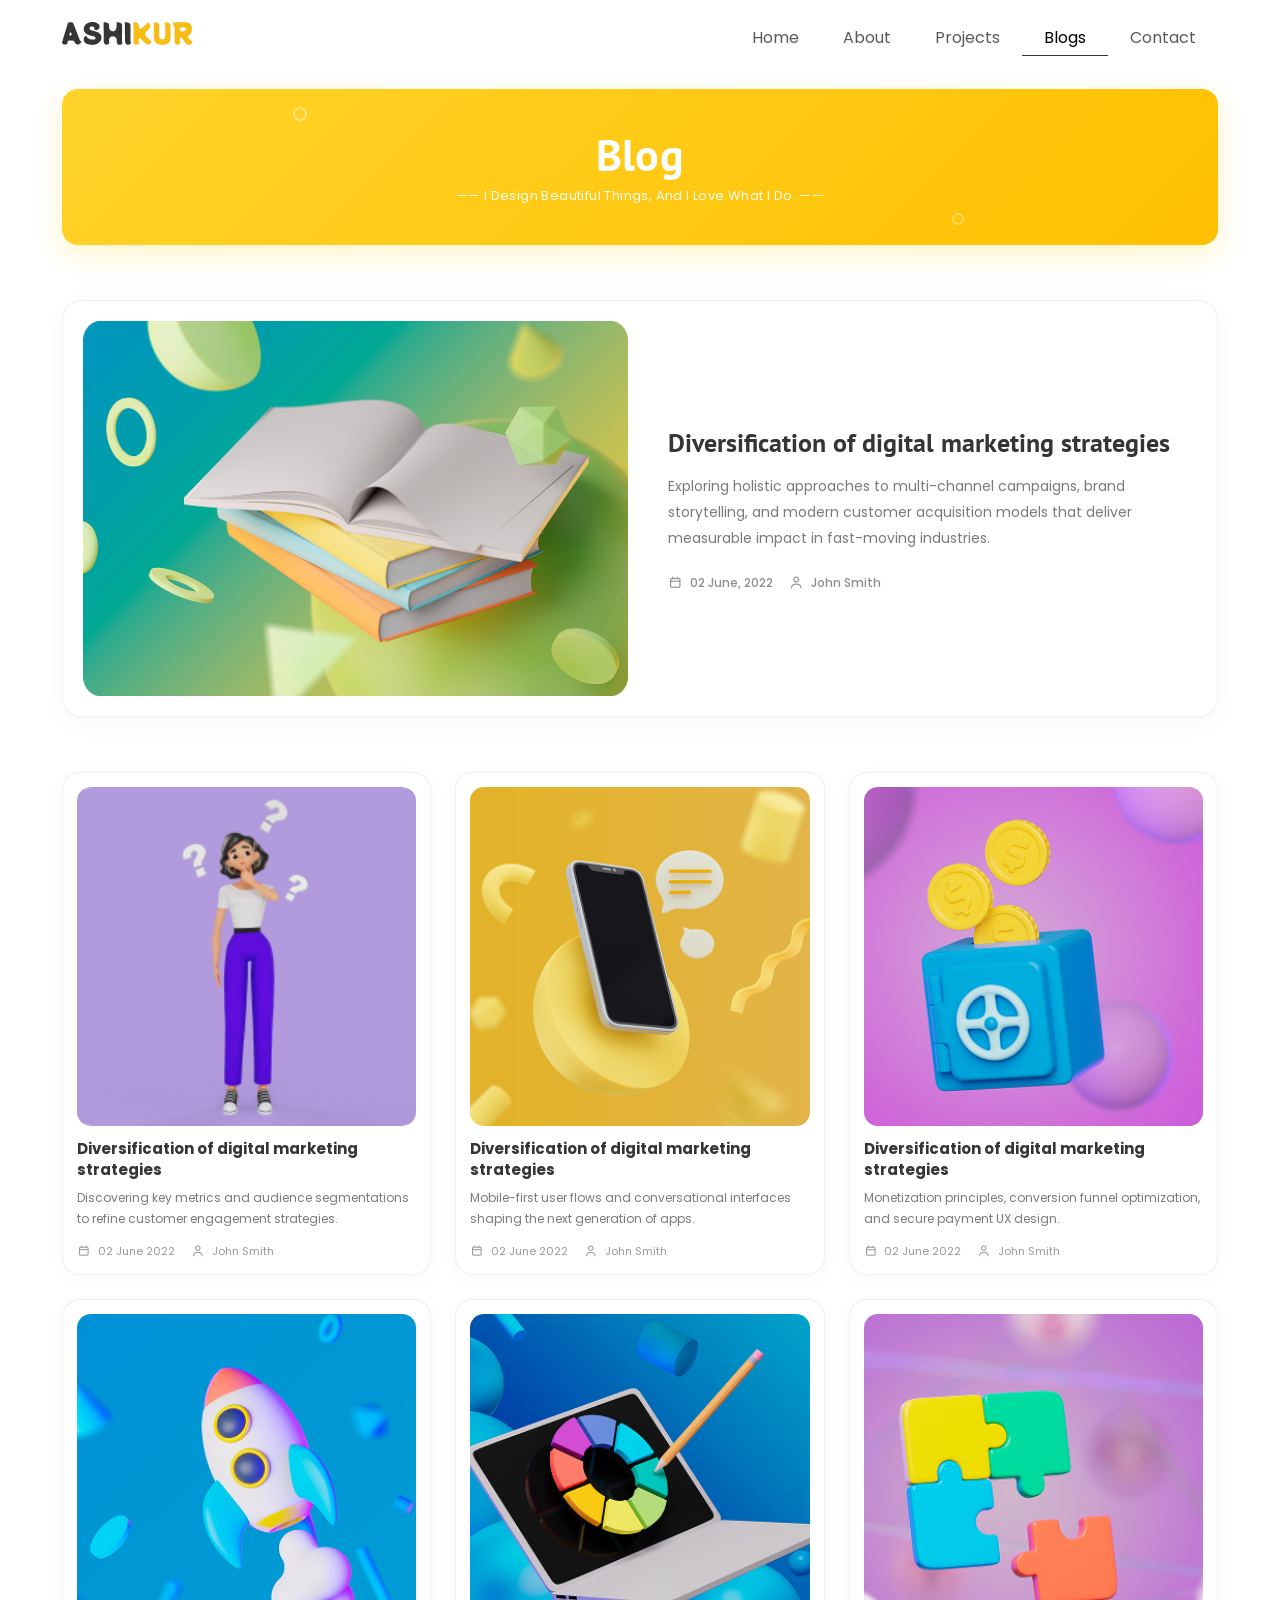
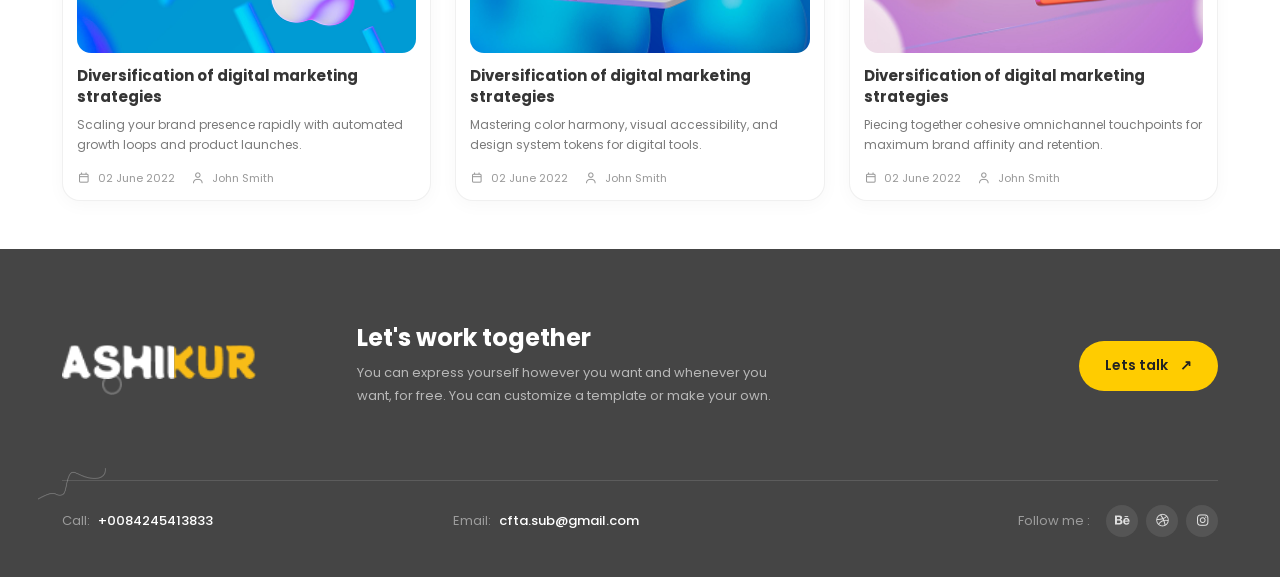
<file: blogs.html>
<!DOCTYPE html>
<html lang="en">

<head>
    <meta charset="UTF-8">
    <meta name="viewport" content="width=device-width, initial-scale=1.0">
    <link rel="stylesheet" href="./css/all.min.css">
    <link rel="stylesheet" href="./css/bootstrap.css">
    <link rel="stylesheet" href="./css/style.css">
    <title>Blogs - Ashikur</title>
</head>

<body>
    <!-- header start -->
    <header>
        <nav class="navbar navbar-expand-lg">
            <div class="container">
                <a class="navbar-brand" href="index.html"><img src="./images/ASHIKUR.png" alt="Ashikur"></a>
                <button class="navbar-toggler" type="button" data-bs-toggle="collapse"
                    data-bs-target="#navbar" aria-controls="navbarSupportedContent"
                    aria-expanded="false" aria-label="Toggle navigation">
                    <i class="fa-solid fa-bars"></i>
                </button>

                <div class="collapse navbar-collapse" id="navbar">
                    <ul class="navbar-nav ms-auto mb-2 mb-lg-0">
                        <li class="nav-item">
                            <a class="nav-link" href="index.html">Home</a>
                        </li>
                        <li class="nav-item">
                            <a class="nav-link" href="about.html">About</a>
                        </li>
                        <li class="nav-item">
                            <a class="nav-link" href="projects.html">Projects</a>
                        </li>
                        <li class="nav-item">
                            <a class="nav-link active" aria-current="page" href="blogs.html">Blogs</a>
                        </li>
                        <li class="nav-item">
                            <a class="nav-link" href="contact.html">Contact</a>
                        </li>
                    </ul>
                </div>
            </div>
        </nav>
    </header>
    <!-- header end -->

    <main>
        <!-- page hero banner -->
        <div class="container">
            <div class="page-hero-banner">
                <h1 class="page-banner-title">Blog</h1>
                <p class="page-banner-sub">—— I Design Beautiful Things, And I Love What I Do. ——</p>
            </div>
        </div>

        <!-- blogs section -->
        <section class="blogs-section pb-5">
            <div class="container">
                <!-- featured top blog card -->
                <article class="featured-blog-box">
                    <div class="row align-items-center g-4">
                        <div class="col-lg-6">
                            <div class="featured-blog-thumb">
                                <img src="./images/5807342 1.png" alt="Diversification of digital marketing strategies">
                            </div>
                        </div>
                        <div class="col-lg-6">
                            <div class="featured-blog-content">
                                <h2 class="featured-blog-title">Diversification of digital marketing strategies</h2>
                                <p class="featured-blog-desc">
                                    Exploring holistic approaches to multi-channel campaigns, brand storytelling, and modern customer acquisition models that deliver measurable impact in fast-moving industries.
                                </p>
                                <div class="featured-blog-meta d-flex align-items-center gap-3">
                                    <span><i class="fa-regular fa-calendar me-1"></i> 02 June, 2022</span>
                                    <span><i class="fa-regular fa-user me-1"></i> John Smith</span>
                                </div>
                            </div>
                        </div>
                    </div>
                </article>

                <!-- blog posts grid (3 columns x 2 rows = 6 items) -->
                <div class="row g-4">
                    <!-- Post 1 -->
                    <div class="col-lg-4 col-md-6">
                        <article class="blog-grid-card">
                            <div class="blog-grid-thumb">
                                <img src="./images/7358641 1.png" alt="Diversification of digital marketing strategies">
                            </div>
                            <h3 class="blog-grid-title">Diversification of digital marketing strategies</h3>
                            <p class="blog-grid-desc">Discovering key metrics and audience segmentations to refine customer engagement strategies.</p>
                            <div class="blog-grid-meta d-flex align-items-center gap-3">
                                <span><i class="fa-regular fa-calendar me-1"></i> 02 June 2022</span>
                                <span><i class="fa-regular fa-user me-1"></i> John Smith</span>
                            </div>
                        </article>
                    </div>

                    <!-- Post 2 -->
                    <div class="col-lg-4 col-md-6">
                        <article class="blog-grid-card">
                            <div class="blog-grid-thumb">
                                <img src="./images/5807350 1.png" alt="Diversification of digital marketing strategies">
                            </div>
                            <h3 class="blog-grid-title">Diversification of digital marketing strategies</h3>
                            <p class="blog-grid-desc">Mobile-first user flows and conversational interfaces shaping the next generation of apps.</p>
                            <div class="blog-grid-meta d-flex align-items-center gap-3">
                                <span><i class="fa-regular fa-calendar me-1"></i> 02 June 2022</span>
                                <span><i class="fa-regular fa-user me-1"></i> John Smith</span>
                            </div>
                        </article>
                    </div>

                    <!-- Post 3 -->
                    <div class="col-lg-4 col-md-6">
                        <article class="blog-grid-card">
                            <div class="blog-grid-thumb">
                                <img src="./images/5872636 1.png" alt="Diversification of digital marketing strategies">
                            </div>
                            <h3 class="blog-grid-title">Diversification of digital marketing strategies</h3>
                            <p class="blog-grid-desc">Monetization principles, conversion funnel optimization, and secure payment UX design.</p>
                            <div class="blog-grid-meta d-flex align-items-center gap-3">
                                <span><i class="fa-regular fa-calendar me-1"></i> 02 June 2022</span>
                                <span><i class="fa-regular fa-user me-1"></i> John Smith</span>
                            </div>
                        </article>
                    </div>

                    <!-- Post 4 -->
                    <div class="col-lg-4 col-md-6">
                        <article class="blog-grid-card">
                            <div class="blog-grid-thumb">
                                <img src="./images/5807361 1.png" alt="Diversification of digital marketing strategies">
                            </div>
                            <h3 class="blog-grid-title">Diversification of digital marketing strategies</h3>
                            <p class="blog-grid-desc">Scaling your brand presence rapidly with automated growth loops and product launches.</p>
                            <div class="blog-grid-meta d-flex align-items-center gap-3">
                                <span><i class="fa-regular fa-calendar me-1"></i> 02 June 2022</span>
                                <span><i class="fa-regular fa-user me-1"></i> John Smith</span>
                            </div>
                        </article>
                    </div>

                    <!-- Post 5 -->
                    <div class="col-lg-4 col-md-6">
                        <article class="blog-grid-card">
                            <div class="blog-grid-thumb">
                                <img src="./images/5883629 1.png" alt="Diversification of digital marketing strategies">
                            </div>
                            <h3 class="blog-grid-title">Diversification of digital marketing strategies</h3>
                            <p class="blog-grid-desc">Mastering color harmony, visual accessibility, and design system tokens for digital tools.</p>
                            <div class="blog-grid-meta d-flex align-items-center gap-3">
                                <span><i class="fa-regular fa-calendar me-1"></i> 02 June 2022</span>
                                <span><i class="fa-regular fa-user me-1"></i> John Smith</span>
                            </div>
                        </article>
                    </div>

                    <!-- Post 6 -->
                    <div class="col-lg-4 col-md-6">
                        <article class="blog-grid-card">
                            <div class="blog-grid-thumb">
                                <img src="./images/5807366 1.png" alt="Diversification of digital marketing strategies">
                            </div>
                            <h3 class="blog-grid-title">Diversification of digital marketing strategies</h3>
                            <p class="blog-grid-desc">Piecing together cohesive omnichannel touchpoints for maximum brand affinity and retention.</p>
                            <div class="blog-grid-meta d-flex align-items-center gap-3">
                                <span><i class="fa-regular fa-calendar me-1"></i> 02 June 2022</span>
                                <span><i class="fa-regular fa-user me-1"></i> John Smith</span>
                            </div>
                        </article>
                    </div>
                </div>
            </div>
        </section>
    </main>

    <!-- footer start -->
    <footer id="contact" class="site-footer">
        <!-- decorative doodles -->
        <img src="./images/Ellipse 36.png" alt="" class="footer-doodle doodle-circle">
        <img src="./images/Vector 5.png" alt="" class="footer-doodle doodle-wave">
        <img src="./images/Polygon 2.png" alt="" class="footer-doodle doodle-triangle">

        <div class="container position-relative">
            <div class="footer-top row align-items-center justify-content-between pb-5 mb-4">
                <div class="col-lg-3 col-md-4 mb-4 mb-md-0">
                    <a href="index.html" class="footer-brand">
                        <div class="footer-logo-wrapper">
                            <img src="./images/ASHIKUR.png" alt="Ashikur" class="footer-logo footer-logo-white">
                            <img src="./images/ASHIKUR.png" alt="Ashikur" class="footer-logo footer-logo-color">
                        </div>
                    </a>
                </div>
                <div class="col-lg-6 col-md-5 mb-4 mb-md-0">
                    <h3 class="footer-cta-title">Let's work together</h3>
                    <p class="footer-cta-text">You can express yourself however you want and whenever you want, for free. You can customize a template or make your own.</p>
                </div>
                <div class="col-lg-3 col-md-3 text-md-end">
                    <a href="contact.html" class="primary-btn footer-talk-btn">Lets talk <span class="ms-1">&nearr;</span></a>
                </div>
            </div>

            <div class="footer-divider mb-4"></div>

            <div class="footer-bottom row align-items-center justify-content-between g-3">
                <div class="col-md-4 col-sm-6">
                    <div class="footer-info-item d-flex align-items-center gap-2">
                        <span class="info-label">Call:</span>
                        <a href="tel:+0084245413833" class="info-val">+0084245413833</a>
                    </div>
                </div>
                <div class="col-md-4 col-sm-6">
                    <div class="footer-info-item d-flex align-items-center gap-2">
                        <span class="info-label">Email:</span>
                        <a href="mailto:cfta.sub@gmail.com" class="info-val">cfta.sub@gmail.com</a>
                    </div>
                </div>
                <div class="col-md-4 col-12 text-md-end">
                    <div class="footer-socials d-inline-flex align-items-center gap-2">
                        <span class="info-label me-2">Follow me :</span>
                        <a href="#" class="footer-social-icon" aria-label="Behance"><i class="fa-brands fa-behance"></i></a>
                        <a href="#" class="footer-social-icon" aria-label="Dribbble"><i class="fa-brands fa-dribbble"></i></a>
                        <a href="#" class="footer-social-icon" aria-label="Instagram"><i class="fa-brands fa-instagram"></i></a>
                    </div>
                </div>
            </div>
        </div>
    </footer>
    <!-- footer end -->

    <script src="./js/bootstrap.bundle.js"></script>
</body>

</html>
</file>
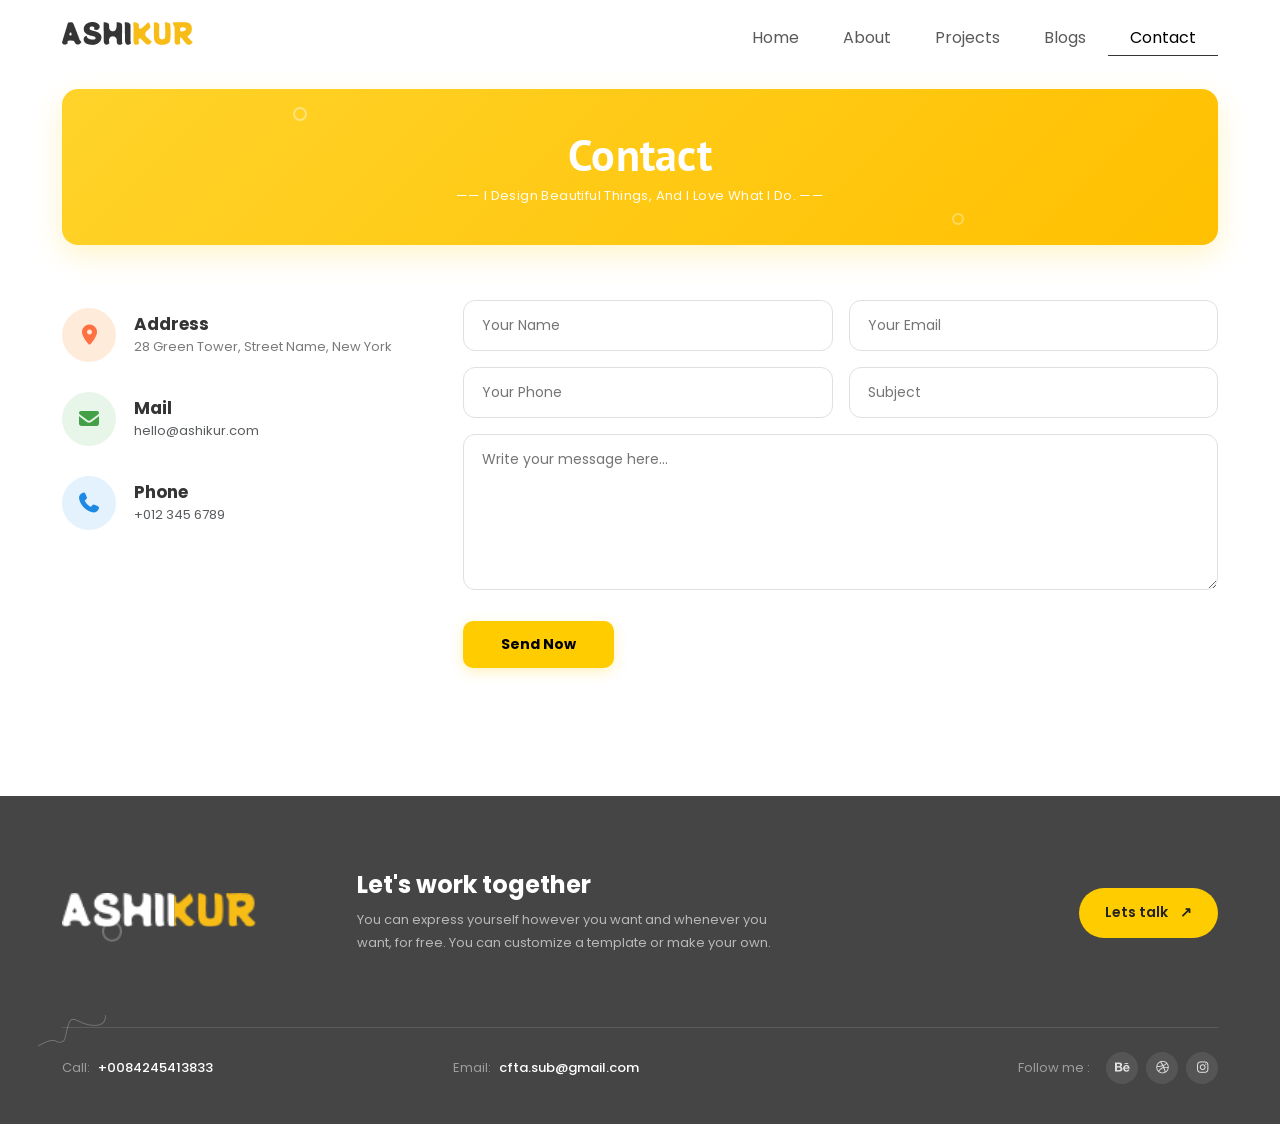
<file: contact.html>
<!DOCTYPE html>
<html lang="en">

<head>
    <meta charset="UTF-8">
    <meta name="viewport" content="width=device-width, initial-scale=1.0">
    <link rel="stylesheet" href="./css/all.min.css">
    <link rel="stylesheet" href="./css/bootstrap.css">
    <link rel="stylesheet" href="./css/style.css">
    <title>Contact - Ashikur</title>
</head>

<body>
    <!-- header start -->
    <header>
        <nav class="navbar navbar-expand-lg">
            <div class="container">
                <a class="navbar-brand" href="index.html"><img src="./images/ASHIKUR.png" alt="Ashikur"></a>
                <button class="navbar-toggler" type="button" data-bs-toggle="collapse"
                    data-bs-target="#navbar" aria-controls="navbarSupportedContent"
                    aria-expanded="false" aria-label="Toggle navigation">
                    <i class="fa-solid fa-bars"></i>
                </button>

                <div class="collapse navbar-collapse" id="navbar">
                    <ul class="navbar-nav ms-auto mb-2 mb-lg-0">
                        <li class="nav-item">
                            <a class="nav-link" href="index.html">Home</a>
                        </li>
                        <li class="nav-item">
                            <a class="nav-link" href="about.html">About</a>
                        </li>
                        <li class="nav-item">
                            <a class="nav-link" href="projects.html">Projects</a>
                        </li>
                        <li class="nav-item">
                            <a class="nav-link" href="blogs.html">Blogs</a>
                        </li>
                        <li class="nav-item">
                            <a class="nav-link active" aria-current="page" href="contact.html">Contact</a>
                        </li>
                    </ul>
                </div>
            </div>
        </nav>
    </header>
    <!-- header end -->

    <main>
        <!-- page hero banner -->
        <div class="container">
            <div class="page-hero-banner">
                <h1 class="page-banner-title">Contact</h1>
                <p class="page-banner-sub">—— I Design Beautiful Things, And I Love What I Do. ——</p>
            </div>
        </div>

        <!-- contact section -->
        <section class="contact-section-wrap pb-5">
            <div class="container">
                <div class="row g-5">
                    <!-- contact info list -->
                    <div class="col-lg-4 col-md-5">
                        <div class="contact-info-list pt-2">
                            <!-- Address -->
                            <div class="contact-info-card-item">
                                <div class="contact-circle-icon addr">
                                    <i class="fa-solid fa-location-dot"></i>
                                </div>
                                <div>
                                    <h4 class="contact-info-title">Address</h4>
                                    <p class="contact-info-desc">28 Green Tower, Street Name, New York</p>
                                </div>
                            </div>

                            <!-- Mail -->
                            <div class="contact-info-card-item">
                                <div class="contact-circle-icon mail">
                                    <i class="fa-solid fa-envelope"></i>
                                </div>
                                <div>
                                    <h4 class="contact-info-title">Mail</h4>
                                    <p class="contact-info-desc">
                                        <a href="mailto:hello@ashikur.com" class="text-decoration-none text-muted">hello@ashikur.com</a>
                                    </p>
                                </div>
                            </div>

                            <!-- Phone -->
                            <div class="contact-info-card-item">
                                <div class="contact-circle-icon phone">
                                    <i class="fa-solid fa-phone"></i>
                                </div>
                                <div>
                                    <h4 class="contact-info-title">Phone</h4>
                                    <p class="contact-info-desc">
                                        <a href="tel:+0123456789" class="text-decoration-none text-muted">+012 345 6789</a>
                                    </p>
                                </div>
                            </div>
                        </div>
                    </div>

                    <!-- contact form -->
                    <div class="col-lg-8 col-md-7">
                        <form class="contact-form" onsubmit="event.preventDefault(); alert('Thank you! Your message has been sent successfully.');">
                            <div class="row g-3">
                                <div class="col-sm-6">
                                    <input type="text" class="contact-form-control" placeholder="Your Name" required>
                                </div>
                                <div class="col-sm-6">
                                    <input type="email" class="contact-form-control" placeholder="Your Email" required>
                                </div>
                                <div class="col-sm-6">
                                    <input type="tel" class="contact-form-control" placeholder="Your Phone">
                                </div>
                                <div class="col-sm-6">
                                    <input type="text" class="contact-form-control" placeholder="Subject">
                                </div>
                                <div class="col-12">
                                    <textarea class="contact-form-control" rows="6" placeholder="Write your message here..." required></textarea>
                                </div>
                                <div class="col-12 mt-4">
                                    <button type="submit" class="contact-send-btn">Send Now</button>
                                </div>
                            </div>
                        </form>
                    </div>
                </div>
            </div>
        </section>
    </main>

    <!-- footer start -->
    <footer id="contact" class="site-footer">
        <!-- decorative doodles -->
        <img src="./images/Ellipse 36.png" alt="" class="footer-doodle doodle-circle">
        <img src="./images/Vector 5.png" alt="" class="footer-doodle doodle-wave">
        <img src="./images/Polygon 2.png" alt="" class="footer-doodle doodle-triangle">

        <div class="container position-relative">
            <div class="footer-top row align-items-center justify-content-between pb-5 mb-4">
                <div class="col-lg-3 col-md-4 mb-4 mb-md-0">
                    <a href="index.html" class="footer-brand">
                        <div class="footer-logo-wrapper">
                            <img src="./images/ASHIKUR.png" alt="Ashikur" class="footer-logo footer-logo-white">
                            <img src="./images/ASHIKUR.png" alt="Ashikur" class="footer-logo footer-logo-color">
                        </div>
                    </a>
                </div>
                <div class="col-lg-6 col-md-5 mb-4 mb-md-0">
                    <h3 class="footer-cta-title">Let's work together</h3>
                    <p class="footer-cta-text">You can express yourself however you want and whenever you want, for free. You can customize a template or make your own.</p>
                </div>
                <div class="col-lg-3 col-md-3 text-md-end">
                    <a href="contact.html" class="primary-btn footer-talk-btn">Lets talk <span class="ms-1">&nearr;</span></a>
                </div>
            </div>

            <div class="footer-divider mb-4"></div>

            <div class="footer-bottom row align-items-center justify-content-between g-3">
                <div class="col-md-4 col-sm-6">
                    <div class="footer-info-item d-flex align-items-center gap-2">
                        <span class="info-label">Call:</span>
                        <a href="tel:+0084245413833" class="info-val">+0084245413833</a>
                    </div>
                </div>
                <div class="col-md-4 col-sm-6">
                    <div class="footer-info-item d-flex align-items-center gap-2">
                        <span class="info-label">Email:</span>
                        <a href="mailto:cfta.sub@gmail.com" class="info-val">cfta.sub@gmail.com</a>
                    </div>
                </div>
                <div class="col-md-4 col-12 text-md-end">
                    <div class="footer-socials d-inline-flex align-items-center gap-2">
                        <span class="info-label me-2">Follow me :</span>
                        <a href="#" class="footer-social-icon" aria-label="Behance"><i class="fa-brands fa-behance"></i></a>
                        <a href="#" class="footer-social-icon" aria-label="Dribbble"><i class="fa-brands fa-dribbble"></i></a>
                        <a href="#" class="footer-social-icon" aria-label="Instagram"><i class="fa-brands fa-instagram"></i></a>
                    </div>
                </div>
            </div>
        </div>
    </footer>
    <!-- footer end -->

    <script src="./js/bootstrap.bundle.js"></script>
</body>

</html>
</file>
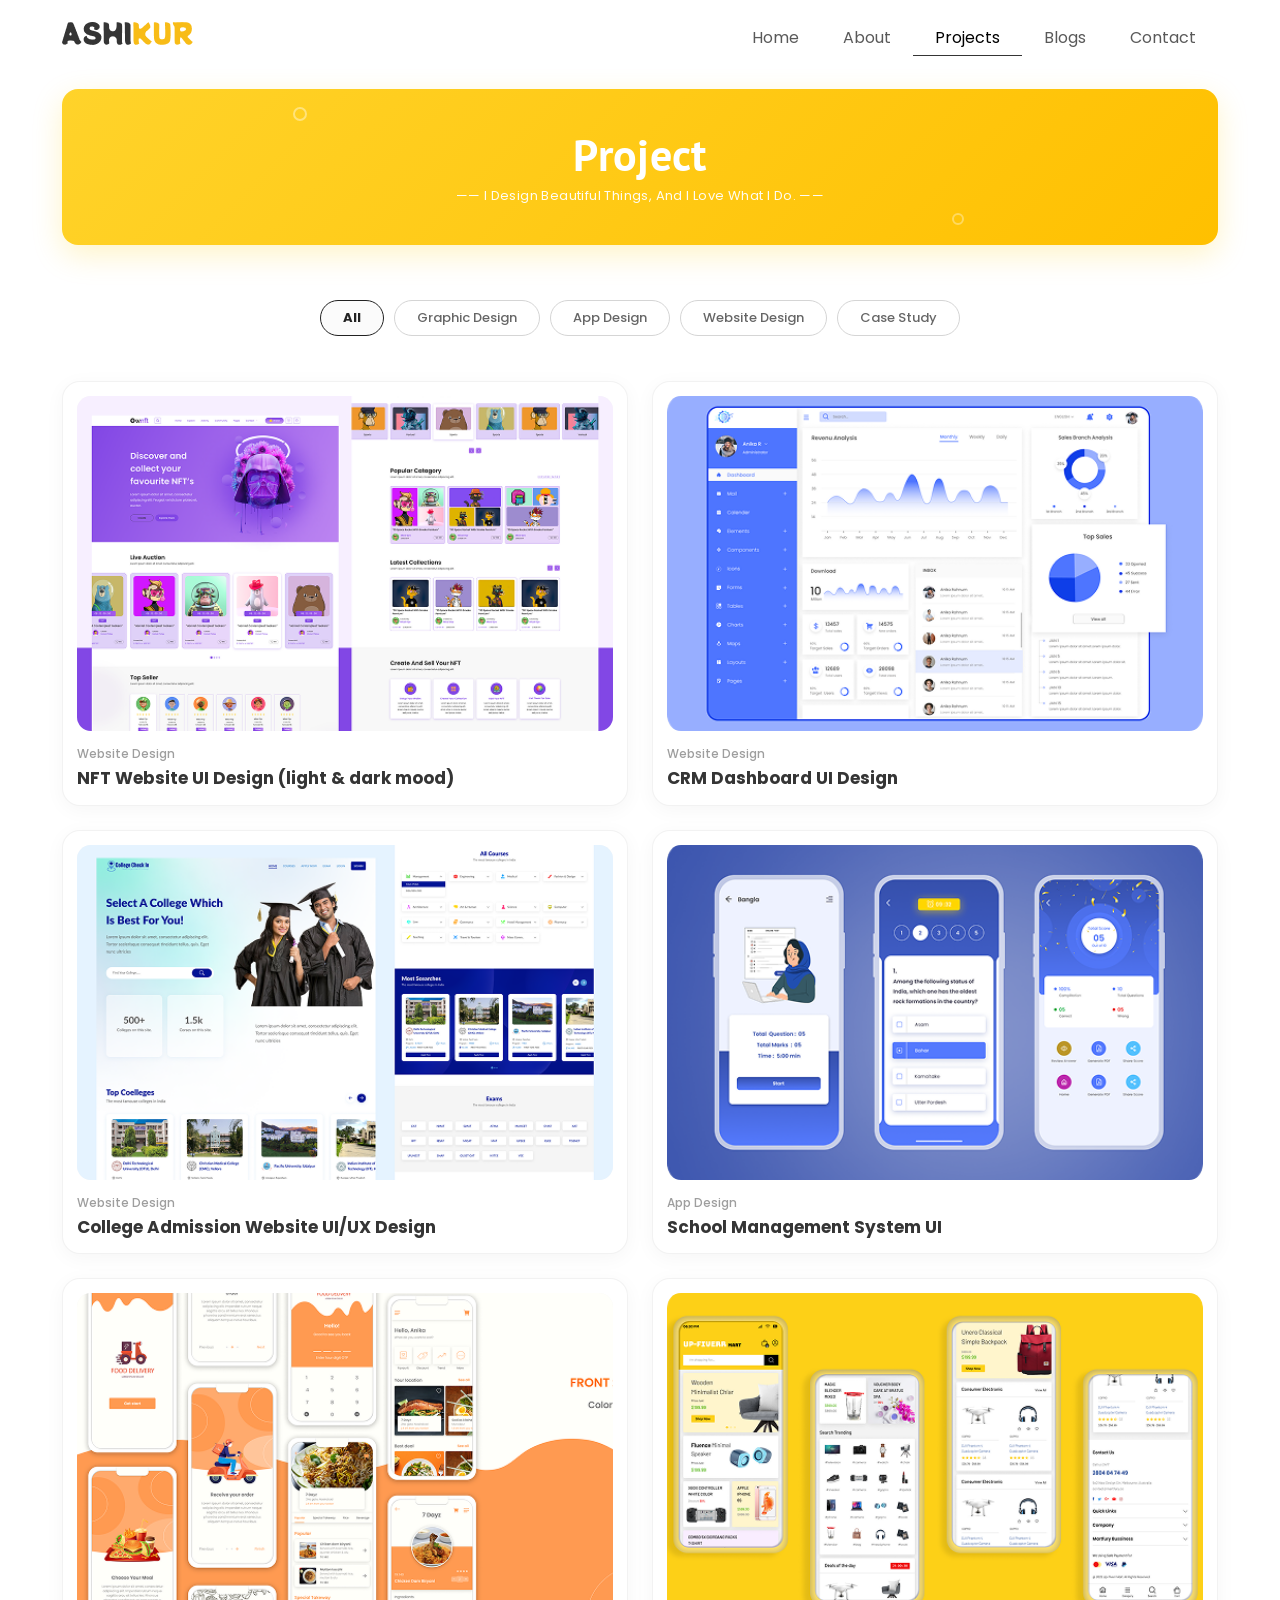
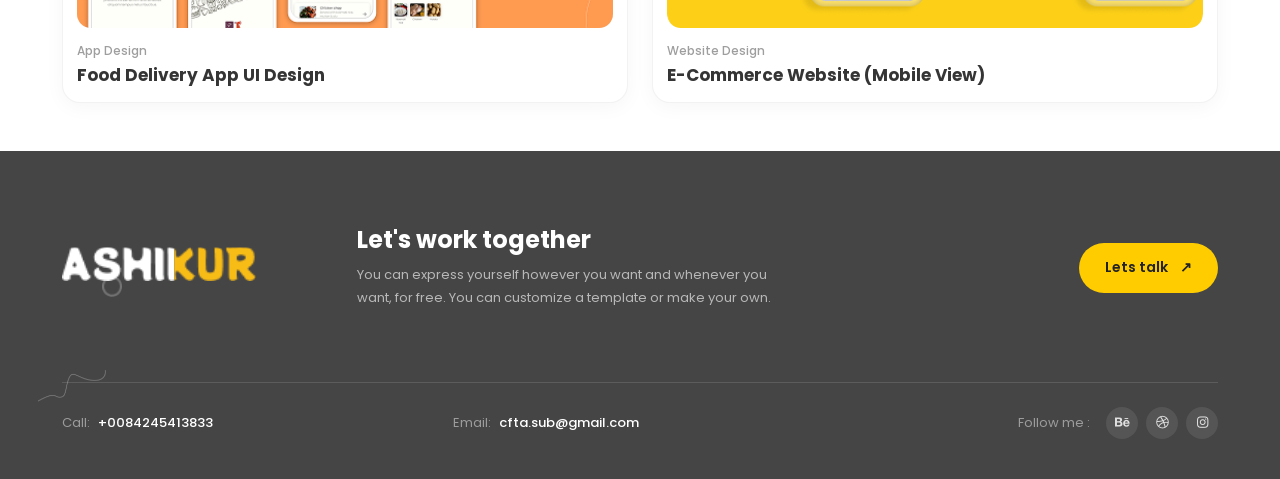
<file: projects.html>
<!DOCTYPE html>
<html lang="en">

<head>
    <meta charset="UTF-8">
    <meta name="viewport" content="width=device-width, initial-scale=1.0">
    <link rel="stylesheet" href="./css/all.min.css">
    <link rel="stylesheet" href="./css/bootstrap.css">
    <link rel="stylesheet" href="./css/style.css">
    <title>Projects - Ashikur</title>
</head>

<body>
    <!-- header start -->
    <header>
        <nav class="navbar navbar-expand-lg">
            <div class="container">
                <a class="navbar-brand" href="index.html"><img src="./images/ASHIKUR.png" alt="Ashikur"></a>
                <button class="navbar-toggler" type="button" data-bs-toggle="collapse"
                    data-bs-target="#navbar" aria-controls="navbarSupportedContent"
                    aria-expanded="false" aria-label="Toggle navigation">
                    <i class="fa-solid fa-bars"></i>
                </button>

                <div class="collapse navbar-collapse" id="navbar">
                    <ul class="navbar-nav ms-auto mb-2 mb-lg-0">
                        <li class="nav-item">
                            <a class="nav-link" href="index.html">Home</a>
                        </li>
                        <li class="nav-item">
                            <a class="nav-link" href="about.html">About</a>
                        </li>
                        <li class="nav-item">
                            <a class="nav-link active" aria-current="page" href="projects.html">Projects</a>
                        </li>
                        <li class="nav-item">
                            <a class="nav-link" href="blogs.html">Blogs</a>
                        </li>
                        <li class="nav-item">
                            <a class="nav-link" href="contact.html">Contact</a>
                        </li>
                    </ul>
                </div>
            </div>
        </nav>
    </header>
    <!-- header end -->

    <main>
        <!-- page hero banner -->
        <div class="container">
            <div class="page-hero-banner">
                <h1 class="page-banner-title">Project</h1>
                <p class="page-banner-sub">—— I Design Beautiful Things, And I Love What I Do. ——</p>
            </div>
        </div>

        <!-- projects gallery section -->
        <section class="projects-section pb-5">
            <div class="container">
                <!-- filter buttons -->
                <div class="projects-filter-wrap">
                    <button class="filter-btn-pill active" data-filter="all">All</button>
                    <button class="filter-btn-pill" data-filter="graphic">Graphic Design</button>
                    <button class="filter-btn-pill" data-filter="app">App Design</button>
                    <button class="filter-btn-pill" data-filter="website">Website Design</button>
                    <button class="filter-btn-pill" data-filter="case-study">Case Study</button>
                </div>

                <!-- project cards grid -->
                <div class="row g-4" id="projects-grid">
                    <!-- Project 1 -->
                    <div class="col-lg-6 col-md-6 project-item" data-category="website">
                        <article class="project-card-wrap">
                            <div class="project-card-thumb">
                                <img src="./images/Frame 30 3.png" alt="NFT Website UI Design">
                            </div>
                            <span class="project-card-tag">Website Design</span>
                            <h3 class="project-card-title">NFT Website UI Design (light & dark mood)</h3>
                        </article>
                    </div>

                    <!-- Project 2 -->
                    <div class="col-lg-6 col-md-6 project-item" data-category="website">
                        <article class="project-card-wrap">
                            <div class="project-card-thumb">
                                <img src="./images/Frame 3 3.png" alt="CRM Dashboard UI Design">
                            </div>
                            <span class="project-card-tag">Website Design</span>
                            <h3 class="project-card-title">CRM Dashboard UI Design</h3>
                        </article>
                    </div>

                    <!-- Project 3 -->
                    <div class="col-lg-6 col-md-6 project-item" data-category="website">
                        <article class="project-card-wrap">
                            <div class="project-card-thumb">
                                <img src="./images/Frame 2 1.png" alt="College Admission Website UI/UX Design">
                            </div>
                            <span class="project-card-tag">Website Design</span>
                            <h3 class="project-card-title">College Admission Website UI/UX Design</h3>
                        </article>
                    </div>

                    <!-- Project 4 -->
                    <div class="col-lg-6 col-md-6 project-item" data-category="app">
                        <article class="project-card-wrap">
                            <div class="project-card-thumb">
                                <img src="./images/Frame 4 1.png" alt="School Management System UI">
                            </div>
                            <span class="project-card-tag">App Design</span>
                            <h3 class="project-card-title">School Management System UI</h3>
                        </article>
                    </div>

                    <!-- Project 5 -->
                    <div class="col-lg-6 col-md-6 project-item" data-category="app">
                        <article class="project-card-wrap">
                            <div class="project-card-thumb">
                                <img src="./images/mockup 8 1.png" alt="Food Delivery App UI Design">
                            </div>
                            <span class="project-card-tag">App Design</span>
                            <h3 class="project-card-title">Food Delivery App UI Design</h3>
                        </article>
                    </div>

                    <!-- Project 6 -->
                    <div class="col-lg-6 col-md-6 project-item" data-category="website">
                        <article class="project-card-wrap">
                            <div class="project-card-thumb">
                                <img src="./images/Frame 5 1.png" alt="E-Commerce Website (Mobile View)">
                            </div>
                            <span class="project-card-tag">Website Design</span>
                            <h3 class="project-card-title">E-Commerce Website (Mobile View)</h3>
                        </article>
                    </div>
                </div>
            </div>
        </section>
    </main>

    <!-- footer start -->
    <footer id="contact" class="site-footer">
        <!-- decorative doodles -->
        <img src="./images/Ellipse 36.png" alt="" class="footer-doodle doodle-circle">
        <img src="./images/Vector 5.png" alt="" class="footer-doodle doodle-wave">
        <img src="./images/Polygon 2.png" alt="" class="footer-doodle doodle-triangle">

        <div class="container position-relative">
            <div class="footer-top row align-items-center justify-content-between pb-5 mb-4">
                <div class="col-lg-3 col-md-4 mb-4 mb-md-0">
                    <a href="index.html" class="footer-brand">
                        <div class="footer-logo-wrapper">
                            <img src="./images/ASHIKUR.png" alt="Ashikur" class="footer-logo footer-logo-white">
                            <img src="./images/ASHIKUR.png" alt="Ashikur" class="footer-logo footer-logo-color">
                        </div>
                    </a>
                </div>
                <div class="col-lg-6 col-md-5 mb-4 mb-md-0">
                    <h3 class="footer-cta-title">Let's work together</h3>
                    <p class="footer-cta-text">You can express yourself however you want and whenever you want, for free. You can customize a template or make your own.</p>
                </div>
                <div class="col-lg-3 col-md-3 text-md-end">
                    <a href="contact.html" class="primary-btn footer-talk-btn">Lets talk <span class="ms-1">&nearr;</span></a>
                </div>
            </div>

            <div class="footer-divider mb-4"></div>

            <div class="footer-bottom row align-items-center justify-content-between g-3">
                <div class="col-md-4 col-sm-6">
                    <div class="footer-info-item d-flex align-items-center gap-2">
                        <span class="info-label">Call:</span>
                        <a href="tel:+0084245413833" class="info-val">+0084245413833</a>
                    </div>
                </div>
                <div class="col-md-4 col-sm-6">
                    <div class="footer-info-item d-flex align-items-center gap-2">
                        <span class="info-label">Email:</span>
                        <a href="mailto:cfta.sub@gmail.com" class="info-val">cfta.sub@gmail.com</a>
                    </div>
                </div>
                <div class="col-md-4 col-12 text-md-end">
                    <div class="footer-socials d-inline-flex align-items-center gap-2">
                        <span class="info-label me-2">Follow me :</span>
                        <a href="#" class="footer-social-icon" aria-label="Behance"><i class="fa-brands fa-behance"></i></a>
                        <a href="#" class="footer-social-icon" aria-label="Dribbble"><i class="fa-brands fa-dribbble"></i></a>
                        <a href="#" class="footer-social-icon" aria-label="Instagram"><i class="fa-brands fa-instagram"></i></a>
                    </div>
                </div>
            </div>
        </div>
    </footer>
    <!-- footer end -->

    <script src="./js/bootstrap.bundle.js"></script>
    <script>
        // Interactive project category filtering
        document.querySelectorAll('.filter-btn-pill').forEach(btn => {
            btn.addEventListener('click', () => {
                document.querySelectorAll('.filter-btn-pill').forEach(b => b.classList.remove('active'));
                btn.classList.add('active');
                const filter = btn.getAttribute('data-filter');
                document.querySelectorAll('.project-item').forEach(item => {
                    if (filter === 'all' || item.getAttribute('data-category') === filter) {
                        item.style.display = 'block';
                    } else {
                        item.style.display = 'none';
                    }
                });
            });
        });
    </script>
</body>

</html>
</file>
<file: css/style.css>
@import url("https://fonts.googleapis.com/css2?family=PT+Sans:ital,wght@0,400;0,700;1,400;1,700&family=Poppins:ital,wght@0,100;0,200;0,300;0,400;0,500;0,600;0,700;0,800;0,900;1,100;1,200;1,300;1,400;1,500;1,600;1,700;1,800;1,900&display=swap");
* {
  margin: 0;
  padding: 0;
  box-sizing: border-box;
}

h1,
h2,
h3,
h4,
h5,
h6,
ul,
ol,
span,
p {
  margin: 0;
  padding: 0;
}

ul,
ol {
  list-style: none;
}

a {
  text-decoration: none;
}

.primary-btn {
  font-family: var(--font-family);
  font-weight: 600;
  font-size: 20px;
  line-height: 180%;
  color: #fff;
  border-radius: 20px;
  padding: 16px 32px;
  background: var(--primary);
  display: inline-block;
  border: 1px solid var(--primary);
  transition:
    transform 180ms ease,
    box-shadow 180ms ease,
    background-color 180ms ease,
    color 180ms ease;
}

.primary-btn:hover,
.primary-btn:focus-visible {
  transform: translateY(-3px);
  box-shadow: 0 8px 18px rgba(53, 53, 53, 0.16);
}

.ghosted-btn {
  background-color: transparent;
  border: 1px solid #000;
  color: black;
  padding: 16px 18px;
}

.ghosted-btn:hover,
.ghosted-btn:focus-visible {
  background-color: var(--primary);
  border-color: var(--primary);
  color: var(--gray);
}

.primary-btn i {
  margin-left: 11px;
}

/* Common css ends here */

:root {
  --font-family: "Poppins", sans-serif;
  --second-family: "PT Sans", sans-serif;
  --gray: #353535;
  --light-gray: #7a7a7a;
  --primary: #fc0;
}

body {
  font-family: var(--font-family);
}
/* navbar start here */
#navbar li a {
  padding: 18px 22px 5px;
}
#navbar li a:hover,
#navbar li a.active {
  border-bottom: 1px solid var(--gray);
}

@media (min-width: 320px) and (max-width: 500px) {
  header nav {
    box-shadow: rgba(0, 0, 0, 0.14) 0px 3px 8px;
  }
  .bannerCnt{
    margin-top: 30px;
  }
}
/* navbar ends here */

/* HERO SECTION STARTS */
#hero .bannerCnt {
  animation: hero-enter 700ms ease-out both;
}

#hero .hero-visual {
  position: relative;
  width: 100%;
  max-width: 600px;
  height: 620px;
  margin-left: auto;
  isolation: isolate;
}

#hero .hero-visual::before {
  content: "";
  position: absolute;
  z-index: 0;
  inset: 0;
  background: url("../images/cjCZM.jpg") center / auto 100% no-repeat;
  pointer-events: none;
}

#hero .hero-piece {
  position: absolute;
  transition: filter 220ms ease;
}

#hero .hero-piece img {
  display: block;
  width: 100%;
  height: auto;
  transition:
    transform 220ms ease,
    filter 220ms ease;
}

#hero .hero-piece:not(.hero-person):hover,
#hero .hero-piece:not(.hero-person):focus-within {
  animation-play-state: paused;
  z-index: 5;
}

#hero .hero-piece:not(.hero-person):hover img,
#hero .hero-piece:not(.hero-person):focus-within img {
  transform: scale(1.07);
  filter: drop-shadow(0 12px 12px rgba(53, 53, 53, 0.18));
}

#hero .hero-person {
  z-index: 1;
  bottom: 0;
  left: 50%;
  width: min(74%, 400px);
  transform: translateX(-50%);
}

#hero .hero-ui-card {
  z-index: 2;
  top: 35%;
  left: 0;
  width: min(36%, 192px);
  animation: hero-float 4s ease-in-out 200ms infinite;
}

#hero .hero-research-card {
  z-index: 2;
  top: 15%;
  right: 0;
  width: min(40%, 215px);
  animation: hero-float 4.5s ease-in-out 500ms infinite;
}

#hero .hero-review-card {
  z-index: 2;
  bottom: 4%;
  left: 2%;
  width: min(36%, 195px);
  animation: hero-float 5s ease-in-out 800ms infinite;
}

#hero .bannerCnt h4 {
  font-family: var(--font-family);
  font-weight: 400;
  font-size: 24px;
  color: #353535;
}

#hero .bannerCnt h1 {
  font-family: var(--second-family);
  font-weight: 700;
  font-size: 64px;
  color: #353535;
}

#hero .bannerCnt p {
  font-family: var(--font-family);
  font-weight: 400;
  font-size: 20px;
  line-height: 190%;
  color: #353535;
  margin: 21px 0 53px;
}

#hero .bannerCnt a.ghosted-btn {
  margin-left: 26px;
}

#hero .bannerCnt .socialLinks {
  margin-top: 48px;
  --bs-gutter-x: 0;
  --bs-gutter-y: 0;
  display: flex;
  flex-wrap: wrap;
  column-gap: 12px;
  row-gap: 8px;
}
.bannerCnt{
  position: relative;
}
.bannerCnt .mouse img {
    position: absolute;
    right: -24px;
    bottom: -122px;
    height: 30px;
}
#hero .bannerCnt .socialLinks h5 {
  font-family: var(--font-family);
  font-weight: 500;
  font-size: 22px;
  line-height: 180%;
  color: #353535;
}

#hero .bannerCnt .socialLinks a {
  width: 40px;
  height: 40px;
  border-radius: 50%;
  background-color: #f4f3f3;
  display: inline-block;
  text-align: center;
  line-height: 40px;
  color: black;
  box-shadow:
    rgba(60, 64, 67, 0.3) 0px 1px 2px 0px,
    rgba(60, 64, 67, 0.15) 0px 1px 3px 1px;
}
#hero .bannerCnt .socialLinks a:hover {
  color: #f4f3f3;
  background-color: black;
}

@keyframes hero-enter {
  from {
    opacity: 0;
    transform: translateY(18px);
  }
  to {
    opacity: 1;
    transform: translateY(0);
  }
}

@keyframes hero-float {
  0%,
  100% {
    transform: translateY(0);
  }
  50% {
    transform: translateY(-10px);
  }
}

@media (prefers-reduced-motion: reduce) {
  #hero .bannerCnt,
  #hero .hero-piece {
    animation: none;
  }

  .primary-btn,
  #hero .hero-piece img {
    transition: none;
  }

  .primary-btn:hover,
  .primary-btn:focus-visible {
    transform: none;
  }

  #hero .hero-piece:hover img,
  #hero .hero-piece:focus-within img {
    transform: none;
    filter: none;
  }
}

#hero .bannerCnt .socialLinks .links {
  display: flex;
  gap: 20px;
}

@media (max-width: 855px) {
  #hero {
    padding: 37px 0;
  }
  #hero .bannerCnt .mouse {
    display: none;
  }
  #hero .bannerCnt h4 {
    font-size: 20px;
  }
  #hero .bannerCnt h1 {
    font-size: 50px;
  }
  #hero .bannerCnt p {
    margin: 18px 0 35px;
    font-size: 16px;
  }
  #hero .hero-visual {
    height: clamp(420px, 115vw, 560px);
    margin: 0 auto;
  }
  .primary-btn {
    font-size: 18px;

    border-radius: 9px;
    padding: 10px 18px;
  }
  #hero .bannerCnt a.ghosted-btn {
    margin-left: 15px;
  }
  #hero .bannerCnt .socialLinks .links {
  gap: 10px;
  }
}
#hero .bannerCnt .socialLinks h5,
#hero .bannerCnt .socialLinks .links {
  flex: 0 0 auto;
  width: auto;
}
#hero .bannerCnt .socialLinks h5{
  width: 160px;
}

/* ABOUT, FEATURES, AND BRANDING */
.about-section {
  position: relative;
  overflow: hidden;
  background: linear-gradient(110deg, #ffd32a 0%, #ffefa8 100%);
}
.about-section .green-eqc{
  position: absolute;
  bottom: 0px;
  right: 80px;
}
.about-section .green-eqc img{
  width: 90px;
}

.about-copy {
  position: relative;
  z-index: 1;
  padding: 48px 7% 48px 24px;
}

.about-copy h2,
.branding-copy h2 {
  margin-bottom: 12px;
  color: var(--gray);
  font-size: 32px;
  font-weight: 600;
}

.about-copy p,
.branding-copy p {
  max-width: 470px;
  margin-bottom: 18px;
  color: var(--gray);
  font-size: 15px;
  line-height: 1.8;
}

.outline-btn {
  display: inline-block;
  padding: 9px 19px;
  border: 1px solid var(--gray);
  border-radius: 8px;
  color: var(--gray);
  font-size: 14px;
  transition: background-color 180ms ease, color 180ms ease;
}

.outline-btn:hover,
.outline-btn:focus-visible {
  background: var(--gray);
  color: #fff;
}

.about-image {
  align-self: stretch;
  display: flex;
  justify-content: center;
  align-items: flex-end;
}

.about-image img {
  display: block;
  width: min(100%, 400px);
  max-height: 370px;
  object-fit: contain;
  object-position: bottom;
}

.features-section {
  padding: 54px 0;
  background: #fff;
}

.feature-card {
  padding: 24px 24px 26px;
  border-radius: 14px;
  background: #fff;
  text-align: center;
  box-shadow: 0 6px 24px rgba(53, 53, 53, 0.09);
  transition:
    transform 200ms ease,
    box-shadow 200ms ease;
}

.feature-card:hover,
.feature-card:focus-within {
  transform: translateY(-6px);
  box-shadow: 0 14px 30px rgba(53, 53, 53, 0.15);
}

.feature-icon {
  width: 48px;
  height: 48px;
  margin-bottom: 13px;
  object-fit: contain;
}

.feature-card h3 {
  margin-bottom: 9px;
  color: var(--gray);
  font-size: 18px;
  font-weight: 600;
}

.feature-card p {
  color: var(--light-gray);
  font-size: 13px;
  line-height: 1.7;
}

.branding-section {
  padding: 0 0 54px;
}

.branding-panel {
  position: relative;
  padding: 32px 42px 28px;
  border-radius: 14px;
  background: linear-gradient(110deg, #ffd32a 0%, #ffefa8 100%);
}

.branding-copy {
  position: relative;
  z-index: 1;
  padding: 12px 20px;
}

.branding-copy p {
  max-width: 410px;
}

.text-link {
  display: inline-block;
  color: var(--gray);
  font-size: 14px;
  font-weight: 600;
}

.text-link i {
  margin-left: 5px;
  font-size: 12px;
}

.branding-art {
  display: flex;
  justify-content: center;
  align-items: center;
}

.branding-art img {
  display: block;
  width: min(100%, 390px);
  height: auto;
}

.branding-decoration {
  position: absolute;
  top: -23px;
  right: 5%;
  width: 42px;
  transform: rotate(18deg);
}

.help-section {
  padding: 0 0 64px;
}

.help-panel {
  padding: 40px 28px;
  border-radius: 12px;
  background: #fff;
  box-shadow: 0 6px 24px rgba(53, 53, 53, 0.09);
}

.service-card {
  min-height: 64px;
  padding: 9px 13px;
  border-radius: 10px;
  background: #fff;
  box-shadow: 0 4px 16px rgba(53, 53, 53, 0.1);
  transition:
    transform 180ms ease,
    box-shadow 180ms ease;
}

.service-card:hover {
  transform: translateY(-3px);
  box-shadow: 0 10px 22px rgba(53, 53, 53, 0.16);
}

.service-icon {
  flex: 0 0 34px;
  width: 34px;
  height: 34px;
  border-radius: 50%;
  color: #fff;
  font-size: 14px;
}

.service-icon-design {
  background: #548735;
}

.service-icon-app {
  background: #ffd21f;
}

.service-icon-brand {
  background: #ff8737;
}

.service-card h3 {
  color: var(--gray);
  font-size: 13px;
  font-weight: 500;
}

.service-card p {
  margin-top: 2px;
  color: var(--light-gray);
  font-size: 10px;
}

.help-copy h2 {
  margin-bottom: 12px;
  color: var(--gray);
  font-size: 30px;
  font-weight: 600;
}

.help-copy > p {
  max-width: 470px;
  margin: 0 0 18px auto;
  color: var(--light-gray);
  font-size: 13px;
  line-height: 1.8;
}

.help-stats strong {
  color: var(--gray);
  font-size: 25px;
  line-height: 1.2;
}

.help-stats span {
  margin-top: 3px;
  color: var(--light-gray);
  font-size: 10px;
}

@media (max-width: 767.98px) {
  .about-copy {
    padding: 30px 8px 12px;
  }
  .about-section .green-eqc{
    display: none;
  }
  .about-copy h2,
  .branding-copy h2 {
    font-size: 26px;
  }

  .about-copy p,
  .branding-copy p {
    font-size: 14px;
  }

  .about-image img {
    width: min(100%, 350px);
    max-height: 255px;
  }

  .features-section {
    padding: 34px 0;
  }

  .feature-card {
    display: flex;
    min-height: 132px;
    flex-direction: column;
    align-items: flex-start;
    padding: 20px;
    text-align: left;
  }
  .feature-icon {
    width: 40px;
    height: 40px;
    margin-bottom: 10px;
  }

  .feature-card h3 {
    font-size: 16px;
  }

  .feature-card p {
    font-size: 12px;
  }

  .branding-section {
    padding-bottom: 36px;
  }

  .branding-panel {
    padding: 22px 16px 10px;
  }

  .branding-copy {
    padding: 0 4px 8px;
  }

  .branding-art img {
    width: min(100%, 300px);
  }

  .branding-decoration {
    top: -11px;
    right: 9%;
    width: 34px;
  }

  .help-section {
    padding-bottom: 40px;
  }

  .help-panel {
    padding: 20px 12px;
  }

  .help-copy h2 {
    margin-bottom: 6px;
    font-size: clamp(15px, 4vw, 22px);
  }

  .help-copy > p {
    margin: 0 0 8px;
    font-size: 9px;
    line-height: 1.5;
  }

  .service-card {
    min-height: 44px;
    padding: 5px;
  }



  .service-icon {
    flex-basis: 22px;
    width: 22px;
    height: 22px;
    font-size: 9px;
  }

  .service-card h3 {
    font-size: 8px;
  }

  .service-card p,
  .help-stats span {
    font-size: 6px;
  }

  .help-stats strong {
    font-size: 16px;
  }
}

@media (prefers-reduced-motion: reduce) {
  .outline-btn,
  .feature-card,
  .service-card {
    transition: none;
  }

  .feature-card:hover,
  .feature-card:focus-within,
  .service-card:hover {
    transform: none;
  }
}
#about{
  margin-top: 90px;
}
.help-section{
  margin: 50px 0px;
}
#branding .branding-copy{
  position: relative;
}
#branding .branding-copy .line {
  position: absolute;
  top: 153px;
  right: 204px;
}
#exp{
  margin: 80px 0px;
}
#exp .me{
  margin: 50px 0px;
}
.timeline .time{
  border-right: 2px dashed black;
  padding-bottom: 120px;
  position: relative;
}
.timeline .time::before{
  content: '';
  display: block;
  height: 30px;
  width: 30px;
  border-radius: 50%;
  border: 2px dashed black;
  position: absolute;
  top: 0px;
  right: -15px;
  background-color: white;
}
.timeline .time::after{
  content: '';
  display: block;
  height: 15px;
  width: 15px;
  border-radius: 50%;
  position: absolute;
  top: 8px;
  right: -7.5px;

}
.timeline.green .time::after{
  background-color: green;
}
.timeline.red .time::after{
  background-color: red;
}
.timeline.yellow .time::after{
  background-color: yellow;
}
@media (max-width: 767.98px) {
  .timeline{
    border-left: 2px dashed black;
    margin-left: 20px;
    padding-left: 20px;
  }
  .timeline .time{
  position: relative;
  padding-bottom: 13px;
  line-height: 10px;
  border-right: none;
}
.timeline .time::before{
  content: '';
  display: block;
  height: 30px;
  width: 30px;
  border-radius: 50%;
  border: 2px dashed black;
  position: absolute;
  top: 0px;
  left: -24px;
  right: auto;
  background-color: white;
}
.timeline .time::after{
  left: -16.5px;
  right: auto;
}
.timeline .time h3{
  font-size: 16px;
  margin-bottom: 9px;
}
.timeline .time p{
  font-size: 12px;
}
.timeline .work h4{
  font-size: 16px;
  margin-bottom: 9px;
}
.timeline .work p{
  font-size: 12px;
}
}

body {
  background: #ffffff;
}

main {
  width: 100%;
  overflow-x: clip;
}

.container {
  max-width: 1180px;
}

/* ==========================================================================
   EXPERT AREAS SECTION
   ========================================================================== */
.expert-section {
  padding: 90px 0 80px;
}

.expert-title {
  font-family: var(--second-family);
  font-weight: 700;
  font-size: 38px;
  color: var(--gray);
  margin-bottom: 22px;
}

.expert-desc {
  font-family: var(--font-family);
  font-size: 14px;
  line-height: 1.85;
  color: var(--light-gray);
  max-width: 520px;
}

.expert-btn {
  font-size: 14px;
  font-weight: 700;
  padding: 13px 28px;
  border-radius: 25px;
  letter-spacing: 0.5px;
  background: var(--primary);
  color: #000;
  border: none;
  display: inline-flex;
  align-items: center;
  gap: 10px;
}

.expert-btn:hover {
  background: #e6b800;
  color: #000;
  transform: translateY(-3px);
  box-shadow: 0 8px 18px rgba(255, 204, 0, 0.35);
}

.expert-tabs .nav-pills {
  background: #ffffff;
  border: 1px solid #e2e2e2;
  border-radius: 30px;
  padding: 4px;
  display: inline-flex;
  gap: 2px;
}

.expert-tabs .nav-link {
  border-radius: 24px;
  padding: 6px 24px;
  font-size: 13px;
  font-weight: 500;
  color: #7a7a7a;
  background: transparent;
  border: none;
  transition: all 0.2s ease;
}

.expert-tabs .nav-link.active {
  background: #ffffff;
  color: var(--gray);
  font-weight: 600;
  box-shadow: 0 2px 10px rgba(0, 0, 0, 0.1);
}

.skill-item {
  margin-bottom: 24px;
}

.skill-name {
  font-size: 14px;
  font-weight: 600;
  color: var(--gray);
}

.skill-percent {
  font-size: 14px;
  font-weight: 700;
}

.figma-color { color: #ff7d3b; }
.ps-color { color: #2db8d2; }
.xd-color { color: #9b51e0; }
.ai-color { color: #2f80ed; }

.skill-progress-track {
  height: 5px;
  background-color: #ededed;
  border-radius: 10px;
  overflow: hidden;
  box-shadow: none;
}

.figma-bar {
  background-color: #ff7d3b;
  border-radius: 10px;
}

.ps-bar {
  background-color: #2db8d2;
  border-radius: 10px;
}

.xd-bar {
  background-color: #9b51e0;
  border-radius: 10px;
}

.ai-bar {
  background-color: #2f80ed;
  border-radius: 10px;
}

.edu-card {
  background: #fbfbfb;
  border: 1px solid #ebebeb;
  border-radius: 12px;
  padding: 14px 18px;
  margin-bottom: 12px;
  transition: transform 0.2s ease;
}

.edu-card:hover {
  transform: translateX(4px);
}

.edu-title {
  font-size: 14px;
  font-weight: 600;
  color: var(--gray);
  margin-bottom: 2px;
}

.edu-school {
  font-size: 12px;
  color: var(--light-gray);
  margin: 0;
}

.edu-year {
  font-size: 12px;
  font-weight: 600;
  color: #d48806;
}

/* ==========================================================================
   MY SERVICES SECTION
   ========================================================================== */
.my-services-section {
  background-color: #fff9e6;
  padding: 85px 0 95px;
}

.services-header .section-title {
  font-family: var(--second-family);
  font-size: 36px;
  font-weight: 700;
  color: var(--gray);
  margin-bottom: 12px;
}

.services-header .section-subtitle {
  font-size: 14px;
  color: var(--light-gray);
  max-width: 580px;
  line-height: 1.8;
}

.service-card-box {
  background: #ffffff;
  border-radius: 20px;
  padding: 48px 32px 42px;
  text-align: center;
  box-shadow: 0 8px 24px rgba(53, 53, 53, 0.04);
  transition: transform 0.3s ease, box-shadow 0.3s ease;
  border: 1px solid rgba(0, 0, 0, 0.02);
}

.service-card-box:hover {
  transform: translateY(-8px);
  box-shadow: 0 16px 36px rgba(53, 53, 53, 0.12);
}

.service-card-featured {
  background: #ffcf33;
  border: 1px solid rgba(0, 0, 0, 0.04);
  box-shadow: 0 12px 30px rgba(255, 204, 0, 0.35);
}

.service-card-featured:hover {
  transform: translateY(-8px);
  box-shadow: 0 18px 40px rgba(255, 204, 0, 0.45);
}

.service-card-icon-wrap {
  height: 68px;
  display: flex;
  align-items: center;
  justify-content: center;
}

.service-card-icon-img {
  width: 68px;
  height: 68px;
  object-fit: contain;
}

.service-icon-uiux {
  width: 64px;
  height: 64px;
  border-radius: 50%;
  background: #ffffff;
  display: inline-flex;
  align-items: center;
  justify-content: center;
  box-shadow: 0 4px 12px rgba(0, 0, 0, 0.06);
}

.service-icon-web {
  width: 64px;
  height: 64px;
  border-radius: 50%;
  background: #ffeedb;
  color: #ff9800;
  display: inline-flex;
  align-items: center;
  justify-content: center;
  font-size: 24px;
}

.service-box-title {
  font-size: 20px;
  font-weight: 700;
  color: var(--gray);
  margin-bottom: 14px;
}

.service-box-text {
  font-size: 13px;
  line-height: 1.8;
  color: var(--light-gray);
  margin: 0;
}

.service-card-featured .service-box-title {
  color: #222222;
}

.service-card-featured .service-box-text {
  color: #444444;
}

/* ==========================================================================
   VALUABLE FEEDBACK SECTION
   ========================================================================== */
.feedback-section {
  padding: 90px 0;
  background: #ffffff;
}

.feedback-heading .section-title {
  font-family: var(--second-family);
  font-size: 34px;
  font-weight: 700;
  color: var(--gray);
  margin-bottom: 10px;
}

.feedback-heading .section-subtitle {
  font-size: 14px;
  color: var(--light-gray);
  max-width: 600px;
  line-height: 1.8;
}

.feedback-image-wrap {
  position: relative;
  max-width: 390px;
  margin: 0 auto;
}

.feedback-photo {
  width: 100%;
  height: auto;
  display: block;
}

.feedback-quote {
  font-size: 15px;
  line-height: 1.95;
  color: #4e4e4e;
  margin-bottom: 26px;
}

.feedback-author {
  font-size: 18px;
  font-weight: 700;
  color: var(--gray);
  margin-bottom: 2px;
}

.feedback-role {
  font-size: 13px;
  color: var(--light-gray);
  font-weight: 400;
}

/* ==========================================================================
   BLOG SECTION
   ========================================================================== */
.blog-section {
  padding: 75px 0 85px;
  background: #ffffff;
}

.blog-heading-title {
  font-family: var(--second-family);
  font-size: 32px;
  font-weight: 700;
  color: var(--gray);
}

.blog-post-card {
  display: flex;
  align-items: center;
  gap: 20px;
  background: #ffffff;
  border-radius: 18px;
  padding: 16px;
  border: 1px solid rgba(53, 53, 53, 0.08);
  box-shadow: 0 4px 18px rgba(0, 0, 0, 0.03);
  transition: transform 0.25s ease, box-shadow 0.25s ease;
}

.blog-post-card:hover {
  transform: translateY(-5px);
  box-shadow: 0 12px 28px rgba(53, 53, 53, 0.1);
}

.blog-post-thumb {
  flex: 0 0 135px;
  width: 135px;
  height: 135px;
  border-radius: 14px;
  overflow: hidden;
}

.blog-post-thumb img {
  width: 100%;
  height: 100%;
  object-fit: cover;
  transition: transform 0.3s ease;
}

.blog-post-card:hover .blog-post-thumb img {
  transform: scale(1.06);
}

.blog-post-body {
  flex: 1;
}

.blog-post-meta {
  font-size: 11px;
  color: #8e8e8e;
  font-weight: 500;
}

.blog-post-title {
  font-size: 16px;
  font-weight: 700;
  color: var(--gray);
  line-height: 1.45;
  margin-bottom: 14px;
}

.blog-post-link {
  font-size: 13px;
  font-weight: 600;
  color: var(--gray);
  text-decoration: none;
  display: inline-flex;
  align-items: center;
  transition: color 0.2s ease, transform 0.2s ease;
}

.blog-post-link:hover {
  color: #d48806;
  transform: translateX(3px);
}

/* ==========================================================================
   NEWSLETTER SECTION
   ========================================================================== */
.newsletter-section {
  padding: 15px 0 85px;
}

.newsletter-card {
  background: linear-gradient(125deg, #ffe57f 0%, #ffcf33 100%);
  border-radius: 20px;
  padding: 42px 48px;
  box-shadow: 0 12px 32px rgba(255, 204, 0, 0.28);
}

.newsletter-badge {
  font-size: 13px;
  font-weight: 700;
  color: #ff5722;
  display: block;
  margin-bottom: 6px;
  letter-spacing: 0.3px;
}

.newsletter-heading {
  font-family: var(--second-family);
  font-size: 32px;
  font-weight: 700;
  color: #222222;
  margin-bottom: 8px;
}

.newsletter-sub {
  font-size: 13px;
  color: #404040;
  margin-bottom: 0;
}

.newsletter-form-wrapper {
  background: #ffffff;
  border-radius: 12px;
  padding: 6px 6px 6px 18px;
  box-shadow: 0 4px 16px rgba(0, 0, 0, 0.06);
}

.newsletter-input {
  border: none;
  background: transparent;
  font-size: 14px;
  box-shadow: none !important;
  color: var(--gray);
  padding: 10px 4px;
}

.newsletter-input::placeholder {
  color: #9c9c9c;
  font-size: 13px;
}

.newsletter-btn {
  background: #ff5959;
  color: #ffffff;
  border-radius: 9px;
  padding: 12px 28px;
  font-weight: 600;
  font-size: 14px;
  border: none;
  transition: all 0.2s ease;
}

.newsletter-btn:hover {
  background: #e54242;
  color: #ffffff;
  transform: translateY(-1px);
  box-shadow: 0 4px 12px rgba(255, 89, 89, 0.35);
}

/* ==========================================================================
   SITE FOOTER
   ========================================================================== */
.site-footer {
  background-color: #454545;
  color: #ffffff;
  padding: 75px 0 40px;
  position: relative;
  overflow: hidden;
}

.footer-doodle {
  position: absolute;
  pointer-events: none;
}

.doodle-circle {
  left: 8%;
  top: 38%;
  width: 20px;
  opacity: 0.55;
}

.doodle-wave {
  left: 3%;
  bottom: 18%;
  width: 68px;
  opacity: 0.5;
}

.doodle-triangle {
  right: 12%;
  top: 35%;
  width: 16px;
  opacity: 0.8;
}

.footer-logo-wrapper {
  position: relative;
  display: inline-block;
  height: 34px;
}

.footer-logo {
  height: 34px;
  width: auto;
  display: block;
}

.footer-logo-white {
  filter: brightness(0) invert(1);
  clip-path: inset(0 42% 0 0);
}

.footer-logo-color {
  position: absolute;
  top: 0;
  left: 0;
  clip-path: inset(0 0 0 58%);
}

.footer-cta-title {
  font-size: 24px;
  font-weight: 700;
  color: #ffffff;
  margin-bottom: 8px;
}

.footer-cta-text {
  font-size: 13px;
  line-height: 1.8;
  color: #b8b8b8;
  max-width: 440px;
}

.footer-talk-btn {
  font-size: 14px;
  font-weight: 600;
  padding: 12px 26px;
  border-radius: 25px;
  background: #fc0;
  color: #222;
  border: none;
  display: inline-flex;
  align-items: center;
  gap: 8px;
}

.footer-talk-btn:hover {
  transform: translateY(-2px);
  box-shadow: 0 6px 18px rgba(255, 204, 0, 0.4);
  color: #000;
  background: #e6b800;
}

.footer-divider {
  height: 1px;
  background: rgba(255, 255, 255, 0.12);
  width: 100%;
}

.info-label {
  font-size: 13px;
  color: #9c9c9c;
  font-weight: 400;
}

.info-val {
  font-size: 13px;
  color: #ffffff;
  font-weight: 500;
  text-decoration: none;
  transition: color 0.2s ease;
}

.info-val:hover {
  color: #fc0;
}

.footer-social-icon {
  width: 32px;
  height: 32px;
  border-radius: 50%;
  background: #555555;
  color: #e0e0e0;
  display: inline-flex;
  align-items: center;
  justify-content: center;
  font-size: 13px;
  text-decoration: none;
  transition: all 0.2s ease;
}

.footer-social-icon:hover {
  background: #fc0;
  color: #222;
  transform: translateY(-2px);
}

/* ==========================================================================
   RESPONSIVE STYLES
   ========================================================================== */
@media (max-width: 991.98px) {
  .expert-section {
    padding: 60px 0;
  }
  .expert-tabs {
    justify-content: flex-start !important;
  }
  .feedback-image-wrap {
    max-width: 300px;
  }
  .feedback-quote-content {
    padding-left: 0 !important;
    margin-top: 20px;
    text-align: center;
  }
  .blog-heading-title {
    text-align: center;
    width: 100%;
  }
  .footer-top {
    text-align: left;
  }
  .footer-talk-btn {
    margin-top: 15px;
  }
}

@media (max-width: 767.98px) {
  .expert-title,
  .services-header .section-title,
  .feedback-heading .section-title,
  .blog-heading-title,
  .newsletter-heading {
    font-size: 28px;
  }
  .my-services-section,
  .feedback-section,
  .blog-section {
    padding: 50px 0;
  }
  .newsletter-card {
    padding: 30px 20px;
  }
  .newsletter-form-wrapper {
    flex-direction: column;
    padding: 10px;
    gap: 10px;
  }
  .newsletter-btn {
    width: 100%;
  }
  .blog-post-card {
    flex-direction: column;
    align-items: flex-start;
  }
  .blog-post-thumb {
    width: 100%;
    height: 180px;
  }
  .footer-doodle {
    display: none;
  }
  .footer-bottom {
    text-align: left;
  }
  .footer-socials {
    margin-top: 10px;
  }
}

/* ==========================================================================
   INNER PAGES SHARED: HERO BANNER
   ========================================================================== */
.page-hero-banner {
  background: linear-gradient(135deg, #ffd32a 0%, #ffc000 100%);
  border-radius: 16px;
  padding: 40px 20px;
  text-align: center;
  margin-top: 25px;
  margin-bottom: 55px;
  position: relative;
  overflow: hidden;
  box-shadow: 0 10px 30px rgba(255, 204, 0, 0.22);
}

.page-hero-banner::before {
  content: '';
  position: absolute;
  top: 18px;
  left: 20%;
  width: 14px;
  height: 14px;
  border-radius: 50%;
  border: 2px solid rgba(255, 255, 255, 0.4);
}

.page-hero-banner::after {
  content: '';
  position: absolute;
  bottom: 20px;
  right: 22%;
  width: 12px;
  height: 12px;
  border-radius: 50%;
  border: 2px solid rgba(255, 255, 255, 0.35);
}

.page-banner-title {
  font-family: var(--second-family);
  font-size: clamp(32px, 3.5vw, 44px);
  font-weight: 700;
  color: #ffffff;
  margin-bottom: 4px;
  letter-spacing: 0.3px;
}

.page-banner-sub {
  font-size: 13px;
  color: #ffffff;
  letter-spacing: 0.4px;
  opacity: 0.95;
  font-weight: 400;
}

/* ==========================================================================
   ABOUT PAGE STYLES
   ========================================================================== */
.about-page-photo-wrap {
  position: relative;
  max-width: 360px;
  margin: 0 auto;
}

.about-photo-card-bg {
  position: absolute;
  bottom: 0;
  left: 0;
  right: 0;
  height: 75%;
  background: #fc0;
  border-radius: 28px;
  z-index: 1;
}

.about-photo-img {
  position: relative;
  z-index: 2;
  width: 100%;
  height: auto;
  display: block;
}

.about-bio-text {
  font-size: 15px;
  line-height: 1.85;
  color: var(--light-gray);
  margin-bottom: 26px;
}

.about-meta-row {
  display: flex;
  margin-bottom: 12px;
  font-size: 14px;
}

.about-meta-label {
  font-weight: 700;
  color: var(--gray);
  min-width: 105px;
}

.about-meta-val {
  color: var(--gray);
  font-weight: 400;
}

.about-meta-val.link-blue {
  color: #1e88e5;
  text-decoration: none;
}

.about-meta-val.link-blue:hover {
  text-decoration: underline;
}

.download-cv-btn {
  background: var(--primary);
  color: #000;
  border-radius: 25px;
  padding: 12px 28px;
  font-weight: 700;
  font-size: 14px;
  border: none;
  display: inline-flex;
  align-items: center;
  gap: 8px;
  margin-top: 24px;
  transition: all 0.2s ease;
  box-shadow: 0 4px 14px rgba(255, 204, 0, 0.25);
}

.download-cv-btn:hover {
  background: #e6b800;
  transform: translateY(-2px);
  color: #000;
  box-shadow: 0 8px 20px rgba(255, 204, 0, 0.35);
}

.about-exp-edu-section {
  margin-top: 60px;
  padding-top: 45px;
  border-top: 1px solid #ebebeb;
}

.section-col-title {
  font-size: 24px;
  font-weight: 700;
  color: var(--gray);
  margin-bottom: 28px;
  font-family: var(--second-family);
}

.about-timeline-list {
  position: relative;
}

.about-timeline-entry {
  position: relative;
  padding-left: 28px;
  padding-bottom: 34px;
  border-left: 2px dashed #b5b5b5;
}

.about-timeline-entry:last-child {
  border-left: 2px dashed transparent;
  padding-bottom: 10px;
}

.about-timeline-dot {
  position: absolute;
  left: -8px;
  top: 0;
  width: 14px;
  height: 14px;
  border-radius: 50%;
  border: 2px solid #ffffff;
}

.about-timeline-dot.green {
  background: #28a745;
  box-shadow: 0 0 0 2px #28a745;
}

.about-timeline-dot.red {
  background: #dc3545;
  box-shadow: 0 0 0 2px #dc3545;
}

.about-timeline-dot.yellow {
  background: #ffc107;
  box-shadow: 0 0 0 2px #ffc107;
}

.about-timeline-date {
  font-size: 12px;
  color: var(--light-gray);
  margin-bottom: 4px;
  display: inline-flex;
  align-items: center;
  gap: 6px;
}

.about-timeline-heading {
  font-size: 15px;
  font-weight: 700;
  color: var(--gray);
  margin-bottom: 8px;
}

.about-timeline-desc {
  font-size: 13px;
  line-height: 1.75;
  color: var(--light-gray);
  margin: 0;
}

.about-skills-section {
  margin-top: 30px;
  margin-bottom: 75px;
}

/* ==========================================================================
   PROJECTS PAGE STYLES
   ========================================================================== */
.projects-filter-wrap {
  display: flex;
  flex-wrap: wrap;
  justify-content: center;
  gap: 10px;
  margin-bottom: 45px;
}

.filter-btn-pill {
  background: #ffffff;
  border: 1px solid #d5d5d5;
  border-radius: 20px;
  padding: 7px 22px;
  font-size: 13px;
  font-weight: 500;
  color: #666666;
  cursor: pointer;
  transition: all 0.2s ease;
}

.filter-btn-pill.active,
.filter-btn-pill:hover {
  border-color: #222222;
  color: #222222;
  font-weight: 700;
  background: #fbfbfb;
}

.project-card-wrap {
  background: #ffffff;
  border-radius: 18px;
  padding: 14px;
  border: 1px solid rgba(0, 0, 0, 0.05);
  box-shadow: 0 4px 20px rgba(0, 0, 0, 0.04);
  transition: transform 0.3s ease, box-shadow 0.3s ease;
  height: 100%;
  display: flex;
  flex-direction: column;
}

.project-card-wrap:hover {
  transform: translateY(-6px);
  box-shadow: 0 14px 32px rgba(0, 0, 0, 0.1);
}

.project-card-thumb {
  border-radius: 14px;
  overflow: hidden;
  background: #f8f8f8;
  width: 100%;
  aspect-ratio: 16/10;
}

.project-card-thumb img {
  width: 100%;
  height: 100%;
  object-fit: cover;
  transition: transform 0.4s ease;
  display: block;
}

.project-card-wrap:hover .project-card-thumb img {
  transform: scale(1.04);
}

.project-card-tag {
  font-size: 12px;
  color: #9e9e9e;
  margin-top: 14px;
  margin-bottom: 4px;
  display: block;
  font-weight: 500;
}

.project-card-title {
  font-size: 17px;
  font-weight: 700;
  color: var(--gray);
  line-height: 1.4;
  margin: 0;
}

/* ==========================================================================
   BLOGS PAGE STYLES
   ========================================================================== */
.featured-blog-box {
  background: #ffffff;
  border-radius: 20px;
  padding: 20px;
  border: 1px solid rgba(0, 0, 0, 0.06);
  box-shadow: 0 6px 24px rgba(0, 0, 0, 0.04);
  margin-bottom: 55px;
  transition: transform 0.3s ease, box-shadow 0.3s ease;
}

.featured-blog-box:hover {
  transform: translateY(-5px);
  box-shadow: 0 14px 32px rgba(0, 0, 0, 0.08);
}

.featured-blog-thumb {
  border-radius: 16px;
  overflow: hidden;
  width: 100%;
  aspect-ratio: 16/11;
}

.featured-blog-thumb img {
  width: 100%;
  height: 100%;
  object-fit: cover;
  display: block;
}

.featured-blog-content {
  padding: 16px;
}

.featured-blog-title {
  font-family: var(--second-family);
  font-size: 26px;
  font-weight: 700;
  color: var(--gray);
  margin-bottom: 14px;
  line-height: 1.35;
}

.featured-blog-desc {
  font-size: 14px;
  line-height: 1.85;
  color: var(--light-gray);
  margin-bottom: 22px;
}

.featured-blog-meta {
  font-size: 12px;
  color: #8e8e8e;
  font-weight: 500;
}

.blog-grid-card {
  background: #ffffff;
  border-radius: 18px;
  padding: 14px;
  border: 1px solid rgba(0, 0, 0, 0.06);
  box-shadow: 0 4px 18px rgba(0, 0, 0, 0.03);
  height: 100%;
  display: flex;
  flex-direction: column;
  transition: transform 0.3s ease, box-shadow 0.3s ease;
}

.blog-grid-card:hover {
  transform: translateY(-5px);
  box-shadow: 0 12px 28px rgba(0, 0, 0, 0.09);
}

.blog-grid-thumb {
  border-radius: 14px;
  overflow: hidden;
  width: 100%;
  aspect-ratio: 1/1;
}

.blog-grid-thumb img {
  width: 100%;
  height: 100%;
  object-fit: cover;
  display: block;
  transition: transform 0.3s ease;
}

.blog-grid-card:hover .blog-grid-thumb img {
  transform: scale(1.05);
}

.blog-grid-title {
  font-size: 15px;
  font-weight: 700;
  color: var(--gray);
  margin: 12px 0 8px;
  line-height: 1.4;
}

.blog-grid-desc {
  font-size: 12px;
  line-height: 1.7;
  color: var(--light-gray);
  margin-bottom: 14px;
  display: -webkit-box;
  -webkit-line-clamp: 2;
  -webkit-box-orient: vertical;
  overflow: hidden;
}

.blog-grid-meta {
  font-size: 11px;
  color: #999999;
  margin-top: auto;
}

/* ==========================================================================
   CONTACT PAGE STYLES
   ========================================================================== */
.contact-section-wrap {
  margin-bottom: 80px;
}

.contact-info-card-item {
  display: flex;
  align-items: center;
  gap: 18px;
  margin-bottom: 30px;
}

.contact-circle-icon {
  width: 54px;
  height: 54px;
  border-radius: 50%;
  display: flex;
  align-items: center;
  justify-content: center;
  font-size: 20px;
  flex-shrink: 0;
}

.contact-circle-icon.addr {
  background: #ffebd9;
  color: #ff7043;
}

.contact-circle-icon.mail {
  background: #e8f5e9;
  color: #43a047;
}

.contact-circle-icon.phone {
  background: #e3f2fd;
  color: #1e88e5;
}

.contact-info-title {
  font-size: 17px;
  font-weight: 700;
  color: var(--gray);
  margin-bottom: 2px;
}

.contact-info-desc {
  font-size: 13px;
  color: var(--light-gray);
  margin: 0;
}

.contact-form-control {
  border: 1px solid #e0e0e0;
  border-radius: 12px;
  padding: 14px 18px;
  font-size: 14px;
  color: var(--gray);
  background: #ffffff;
  width: 100%;
  transition: border-color 0.2s ease, box-shadow 0.2s ease;
}

.contact-form-control:focus {
  outline: none;
  border-color: var(--primary);
  box-shadow: 0 0 0 3px rgba(255, 204, 0, 0.25);
}

.contact-send-btn {
  background: var(--primary);
  color: #000;
  border: none;
  border-radius: 10px;
  padding: 13px 38px;
  font-size: 14px;
  font-weight: 700;
  transition: all 0.2s ease;
  box-shadow: 0 4px 14px rgba(255, 204, 0, 0.25);
}

.contact-send-btn:hover {
  background: #e6b800;
  transform: translateY(-2px);
  box-shadow: 0 8px 20px rgba(255, 204, 0, 0.35);
  color: #000;
}
</file>
